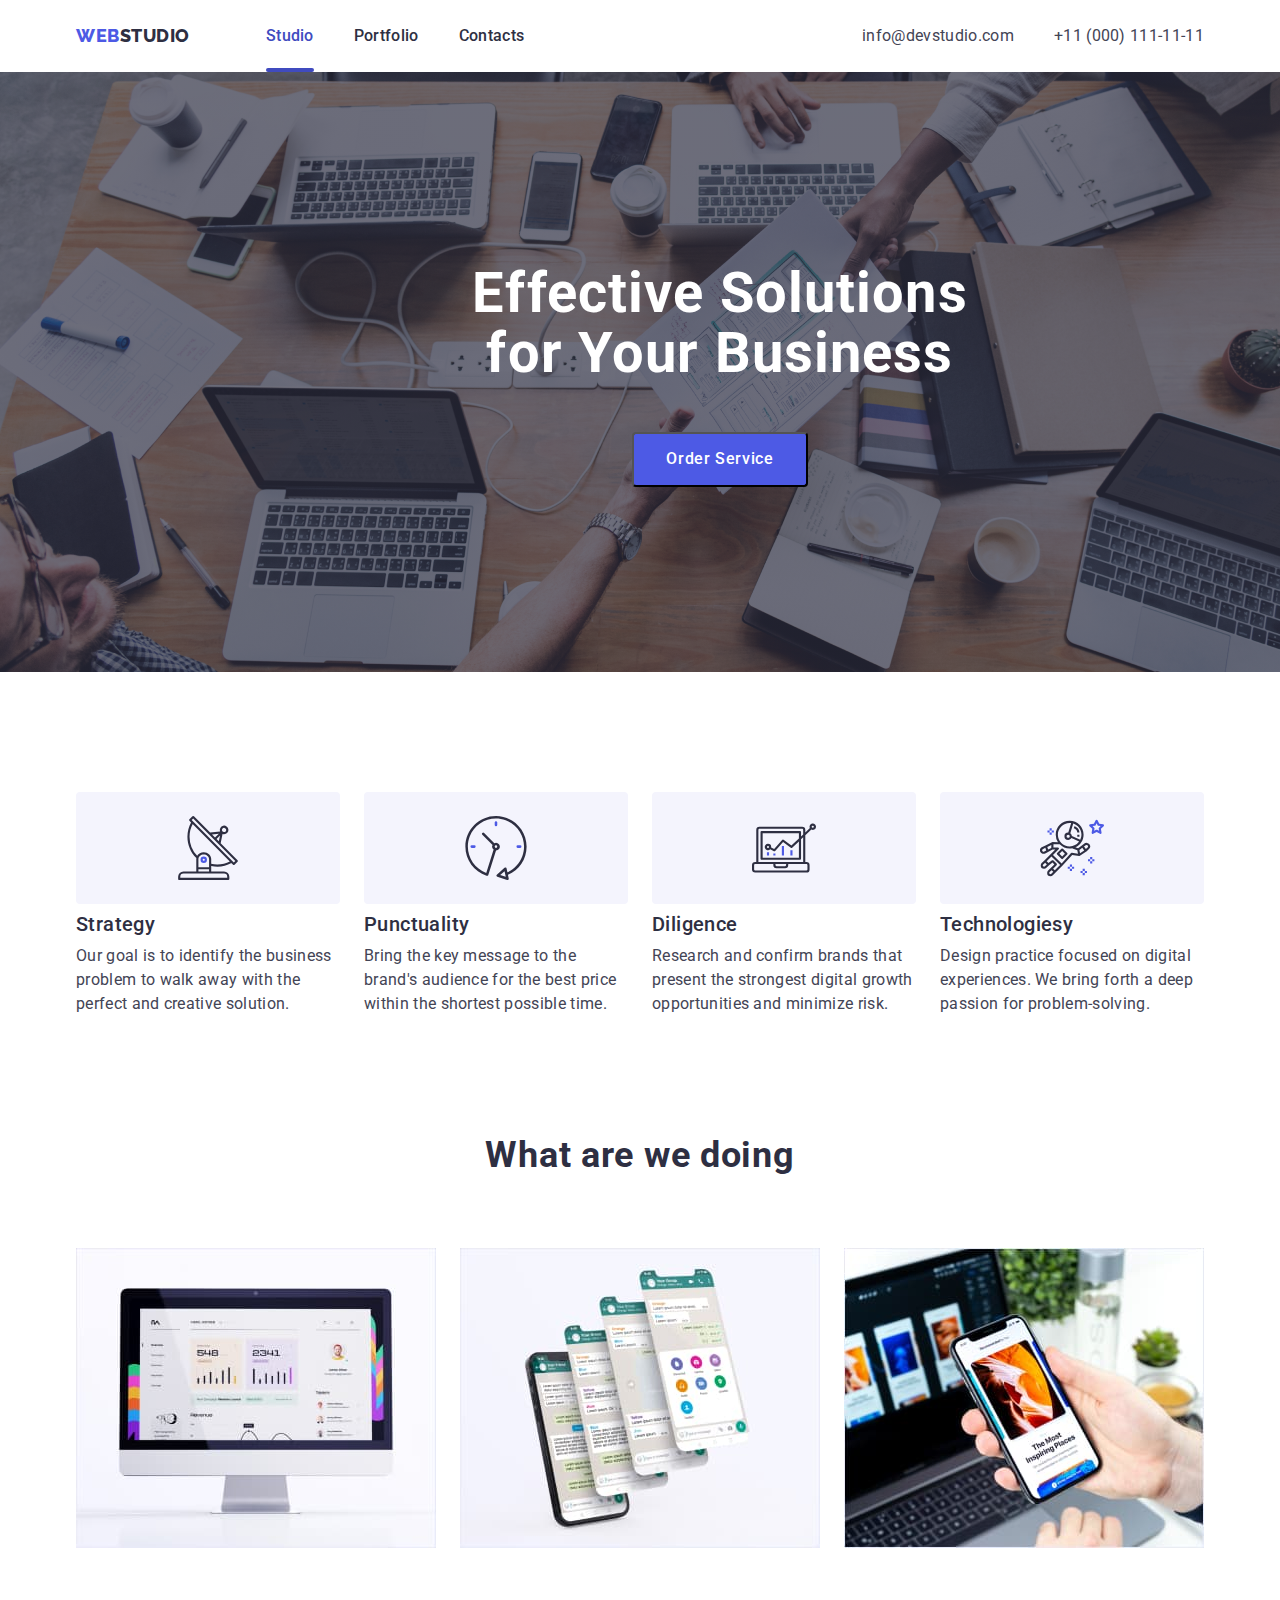
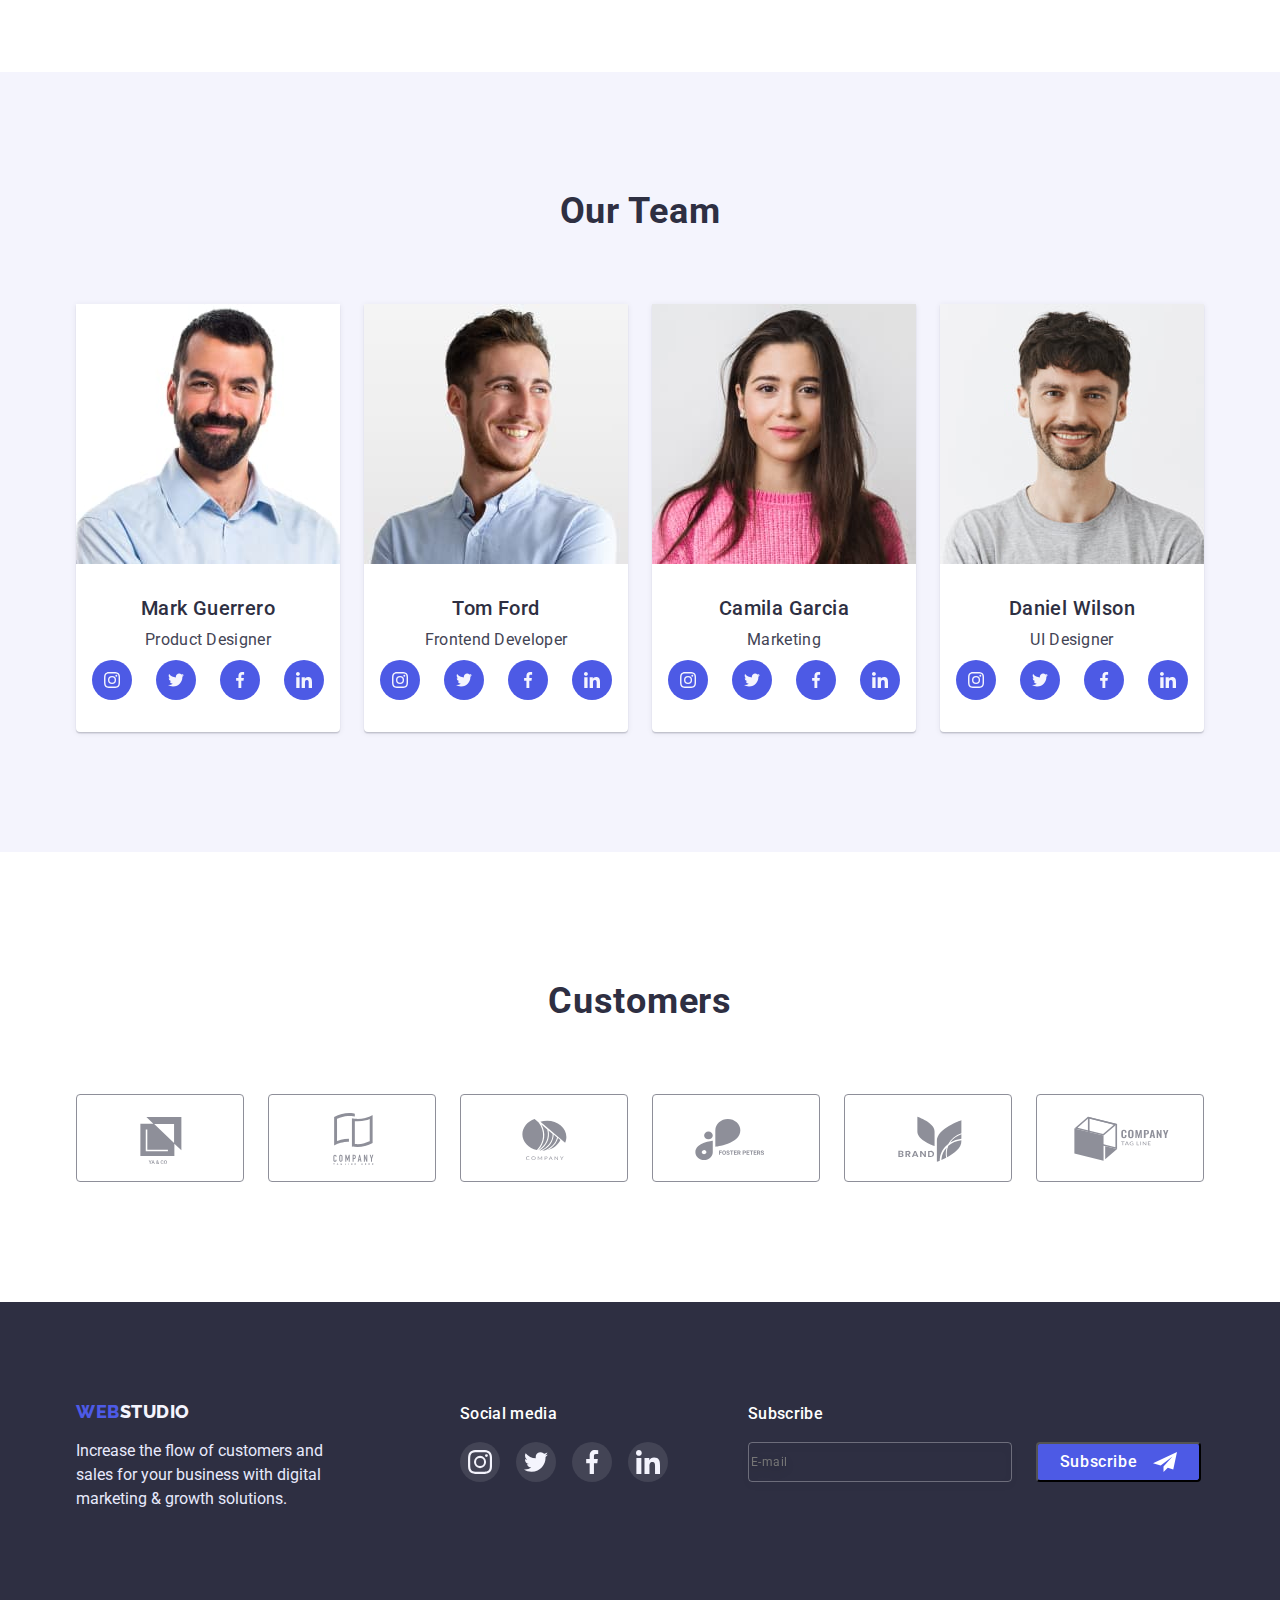
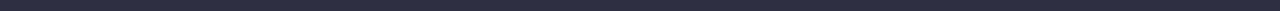
<file: index.html>
<!DOCTYPE html>
<html lang="en">
<head>
    <meta charset="UTF-8">
    <meta http-equiv="X-UA-Compatible" content="IE=edge">
    <meta name="viewport" content="width=device-width, initial-scale=1.0">
    <link rel="preconnect" href="https://fonts.googleapis.com"><link rel="preconnect" href="https://fonts.gstatic.com" crossorigin>
    <link href="https://fonts.googleapis.com/css2?family=Raleway:wght@800&family=Roboto:wght@400;500;700&display=swap" rel="stylesheet">
    <link rel="stylesheet" href="./css/modern-normolize.css">
    <link rel="stylesheet" href="./css/styles.css">
    <title>Studio</title>
</head>
<body>
     
    <header class="page-header">
<div class="container header-container">
    <nav class="navigation">
    <a href="#" class="logo link"><span class="logo-web">web</span>studio</a>

    <ul class="navigation-list">
    <li><a href="#" class="navigation-link link current">Studio</a></li>
    <li><a href="./portfolio.html" class="navigation-link link">Portfolio</a></li>
    <li><a href="./contacts.html" class="navigation-link link">Contacts</a></li>
    </ul>
    </nav>
<div class="contact-wrap">
<ul class="auth-contact">
    <li><a href="mailto:info@devstudio.com" class="auth-contact link">info@devstudio.com</a></li>
    <li><a href="tel:+11(000)111-11-11" class="auth-contact link">+11 (000) 111-11-11</a></li>
</ul>
</div>
</div>
    </header>

    <main>
<section class="hero">
    <div class="container">
        <h1 class="hero-title">Effective Solutions<br>for Your Business</h1>
        <button type="button" class="hero-button" data-modal-open>Order Service</button>
    </div>    
    <div class="backdrop is-hidden" data-modal>
        <div class="modal">
            <button class="button-close" data-modal-close>
                <a class="close-link" href="#"><svg class="modal-close" width="8" height="8"><use href="./images/icon-close1.svg#icon-close-black-18dp1"></use></svg></a>
            </button>
            <div>
                <p class="modal-text">Leave your contacts and we will call you back</p>
                <form class="form">
                
                <label for="person" class="form-label"><span class="label-text">Name</span> 
                <span class="modal-input-wrap">
                <input type="text" class="form-input" name="name">
                <svg class="subscribe-icon" width="18" height="18"><use href="./images/icons.svg#icon-person-black-18dp-1"></use></svg>
                </span>
            </label>

                <label for="tel" class="form-label"><span class="label-text">Phone</span>
                <span class="modal-input-wrap">
                <input type="tel" name="tel" class="form-input">
                <svg class="subscribe-icon" width="18" height="24"><use href="./images/icons.svg#icon-phone-black-18dp-1"></use></svg>
                </span>
            </label>
                
                <label for="post" class="form-label"><span class="label-text">Email</span>
                <span class="modal-input-wrap">
                <input type="email" class="form-input" name="mail">
                <svg class="subscribe-icon" width="18" height="24"><use href="./images/icons.svg#icon-email-black-18dp-1"></use></svg>
                </span>
            </label>
                
                <label for="comment" class="form-label-textarea"><span class="label-text">Comment</span>
                <textarea name="comment" class="form-textarea" placeholder="Text input"></textarea>
                </label>
                
                
                <input type="checkbox" class="check-input" name="check" id="check">
                <label for="check" class="check-label">
                <p class="accept">I accept the terms and conditions of the <a href="#" class="policy">Privacy Policy</a></p>
                </label>
                <button type="submit" class="modal-send">Send</button>

            </form>
        </div>
        </div>
    </div>
</section>

<section class="features">
    <div class="container">
    <ul class="features-list">
        <li class="features-items">
            <div class="features-wrap">
              <svg class="features-icon" width="64" height="64"><use href="./images/icons.svg#icon-antenna"> </use></svg>  
            </div>
            <h3 class="features-title title-name">Strategy</h3>
            <p class="features-text text">Our goal is to identify the business problem to walk away with the perfect and creative solution. </p>
        </li>
        <li class="features-items">
            <div class="features-wrap"><svg class="features-icon" width="64" height="64"><use href="./images/icons.svg#icon-clock"> </use></svg></div>
            <h3 class="features-title title-name">Punctuality</h3>
            <p class="features-text text">Bring the key message to the brand's audience for the best price within the shortest possible time. </p>
        </li>
        <li class="features-items">
            <div class="features-wrap"><svg class="features-icon" width="64" height="64"><use href="./images/icons.svg#icon-diagram"> </use></svg></div>
            <h3 class="features-title title-name">Diligence</h3>
            <p class="features-text text">Research and confirm brands that present the strongest digital growth opportunities and minimize risk. </p>
        </li>
        <li class="features-items">
            <div class="features-wrap"><svg class="features-icon" width="64" height="64"><use href="./images/icons.svg#icon-astronaut"> </use></svg></div>
            <h3 class="features-title title-name">Technologiesy</h3>
            <p class="features-text text">Design practice focused on digital experiences. We bring forth a deep passion for problem-solving. </p>
        </li>
    </ul>
    </div>
</section>

<section class="works">
    <div class="container">
    <h2 class="works-title title">What are we doing</h2>
    <ul class="works-list">
        <li class="works-item"><img src="images/RectangleOne.jpg" width="360" height="300" alt="desktop version"></li>
        <li class="works-item"><img src="images/RectangleTwo.jpg" width="360" height="300" alt="mobile version"></li>
        <li class="works-item"><img src="images/RectangleThree.jpg" width="360" height="300" alt="adaptive version"></li>
    </ul>
    </div>
</section>  

<section class="team">
    <div class="container">
    <h2 class="team-title title">Our Team</h2>
    <ul class="team-list">
        <li class="team-item">
            <img class="team-photo" src="images/imgOne.jpg" width="264" height="" alt="Mark Guerrero">
            <div class="team-wrap">
            <h3 class="team-name title-name">Mark Guerrero</h3>
            <p class="team-text text">Product Designer</p>
           
            <div class="social">
        <ul class="social-list">
            <li class="social-item"><a href="#" class="social-link"><svg class="social-icon" width="16" height="16"><use href="./images/icons.svg#icon-instagram"></use></svg></a>
                </li>   
            <li class="social-item"><a href="#" class="social-link"><svg class="social-icon" width="16" height="16"><use href="./images/icons.svg#icon-twitter"></use></svg></a>
                </li> 
            <li class="social-item"><a href="#" class="social-link"><svg class="social-icon" width="16" height="16"><use href="./images/icons.svg#icon-facebook"></use></svg></a>
                </li> 
            <li class="social-item"><a href="#" class="social-link"><svg class="social-icon" width="16" height="16"><use href="./images/icons.svg#icon-linkedin"></use></svg></a>
                </li> 
        </ul>
         </div>
        </div>    
              
        </li>
        
        <li class="team-item">
        
            <img class="team-photo" src="images/imgTwo.jpg" width="264" height="" alt="Tom Ford">
            <div class="team-wrap">
                <h3 class="team-name title-name">Tom Ford</h3>
            <p class="team-text text">Frontend Developer</p>
        
        <div class="social">
            <ul class="social-list">
            <li class="social-item"><a href="#" class="social-link"><svg class="social-icon" width="16" height="16"><use href="./images/icons.svg#icon-instagram"></use></svg></a>
                </li>   
            <li class="social-item"><a href="#" class="social-link"><svg class="social-icon" width="16" height="16"><use href="./images/icons.svg#icon-twitter"></use></svg></a>
                </li> 
            <li class="social-item"><a href="#" class="social-link"><svg class="social-icon" width="16" height="16"><use href="./images/icons.svg#icon-facebook"></use></svg></a>
                </li> 
            <li class="social-item"><a href="#" class="social-link"><svg class="social-icon" width="16" height="16"><use href="./images/icons.svg#icon-linkedin"></use></svg></a>
                </li> 
        </ul>
    </div>
    </div>    
        </li>
        <li class="team-item">
        
            <img class="team-photo" src="images/imgThree.jpg" width="264" height="" alt="Camila Garcia">
            <div class="team-wrap">
                <h3 class="team-name title-name">Camila Garcia</h3>
            <p class="team-text text">Marketing</p>
            <div class="social">
                <ul class="social-list">
                <li class="social-item"><a href="#" class="social-link"><svg class="social-icon" width="16" height="16"><use href="./images/icons.svg#icon-instagram"></use></svg></a>
                    </li>   
                <li class="social-item"><a href="#" class="social-link"><svg class="social-icon" width="16" height="16"><use href="./images/icons.svg#icon-twitter"></use></svg></a>
                    </li> 
                <li class="social-item"><a href="#" class="social-link"><svg class="social-icon" width="16" height="16"><use href="./images/icons.svg#icon-facebook"></use></svg></a>
                    </li> 
                <li class="social-item"><a href="#" class="social-link"><svg class="social-icon" width="16" height="16"><use href="./images/icons.svg#icon-linkedin"></use></svg></a>
                    </li> 
            </ul>
        </div>
        </div>
        </li>
        <li class="team-item">
        
            <img class="team-photo" src="images/imgFour.jpg" width="264" height="" alt="Daniel Wilson">
            <div class="team-wrap">
                <h3 class="team-name title-name">Daniel Wilson</h3>
            <p class="team-text text">UI Designer</p>
            <div class="social">
                <ul class="social-list">
                <li class="social-item"><a href="#" class="social-link"><svg class="social-icon" width="16" height="16"><use href="./images/icons.svg#icon-instagram"></use></svg></a>
                    </li>   
                <li class="social-item"><a href="#" class="social-link"><svg class="social-icon" width="16" height="16"><use href="./images/icons.svg#icon-twitter"></use></svg></a>
                    </li> 
                <li class="social-item"><a href="#" class="social-link"><svg class="social-icon" width="16" height="16"><use href="./images/icons.svg#icon-facebook"></use></svg></a>
                    </li> 
                <li class="social-item"><a href="#" class="social-link"><svg class="social-icon" width="16" height="16"><use href="./images/icons.svg#icon-linkedin"></use></svg></a>
                    </li> 
            </ul>
        </div>
        </div>
        </li>
    </ul>
   
</section>
<section>
    <div class="container">
        <div class="customers-wrap">
        <h2 class="customers-title title">Customers</h2>
        <ul class="customers-list">
            <li class="customers-logo"><a href="#" class="customers-link"><svg class="customer-icon" width="104" height="56"><use href="./images/icons.svg#icon-Logo"></use></svg></a>
            </li>
            <li class="customers-logo"><a href="#" class="customers-link"><svg class="customer-icon" width="104" height="56"><use href="./images/icons.svg#icon-Logo2"></use></svg></a>
            </li>
            <li class="customers-logo"><a href="#" class="customers-link"><svg class="customer-icon" width="104" height="56"><use href="./images/icons.svg#icon-Logo3"></use></svg></a>
            </li>
            <li class="customers-logo"><a href="#" class="customers-link"><svg class="customer-icon" width="104" height="56"><use href="./images/icons.svg#icon-Logo4"></use></svg></a>
            </li>
            <li class="customers-logo"><a href="#" class="customers-link"><svg class="customer-icon" width="104" height="56"><use href="./images/icons.svg#icon-Logo5"></use></svg></a>
            </li>
            <li class="customers-logo"><a href="#" class="customers-link"><svg class="customer-icon" width="104" height="56"><use href="./images/icons.svg#icon-Logo6"></use></svg></a>
            </li>
            </ul>
        </div>
</div>
</section>

    </main>

<footer class="footer">
<div class="container footer-box">
    <div class="logotype">
        <a href="#" class="footer-logo logo link"><span class="footer-web">WEB</span>STUDIO</a>
        <p class="footer-text">Increase the flow of customers and sales for your business with digital marketing & growth solutions.</p>
    </div>
    <div class="social-footer">
        <h3 class="media">Social media</h3>
    <ul class="media-list">
        <li class="media-item"><a href="#" class="media-link"><svg class="footer-icon" width="24" height="24"><use href="./images/icons.svg#icon-instagram"></use></svg></a>
        </li>   
        <li class="media-item"><a href="#" class="media-link"><svg class="footer-icon" width="24" height="24"><use href="./images/icons.svg#icon-twitter"></use></svg></a>
        </li> 
        <li class="media-item"><a href="#" class="media-link"><svg class="footer-icon" width="24" height="24"><use href="./images/icons.svg#icon-facebook"></use></svg></a>
        </li> 
        <li class="media-item"><a href="#" class="media-link"><svg class="footer-icon" width="24" height="24"><use href="./images/icons.svg#icon-linkedin"></use></svg></a>
        </li> 
       </ul>
    </div>
    <div class="subscribe">
        <p class="subscribe-text">Subscribe</p>
    <form class="footer-form">
        <input type="email" class="footer-input" placeholder="E-mail">
        <button type="submit" class="subscribe-button">Subscribe
        <svg class="Subscribe-icon" width="24" height="20"><use href="./images/icons.svg#icon-Frame-3"></use></svg>
        </button>
    </form>
    </div>
</div>
    
</footer>

<script src="./js/modal.js"></script>
</body>
</html>
</file>
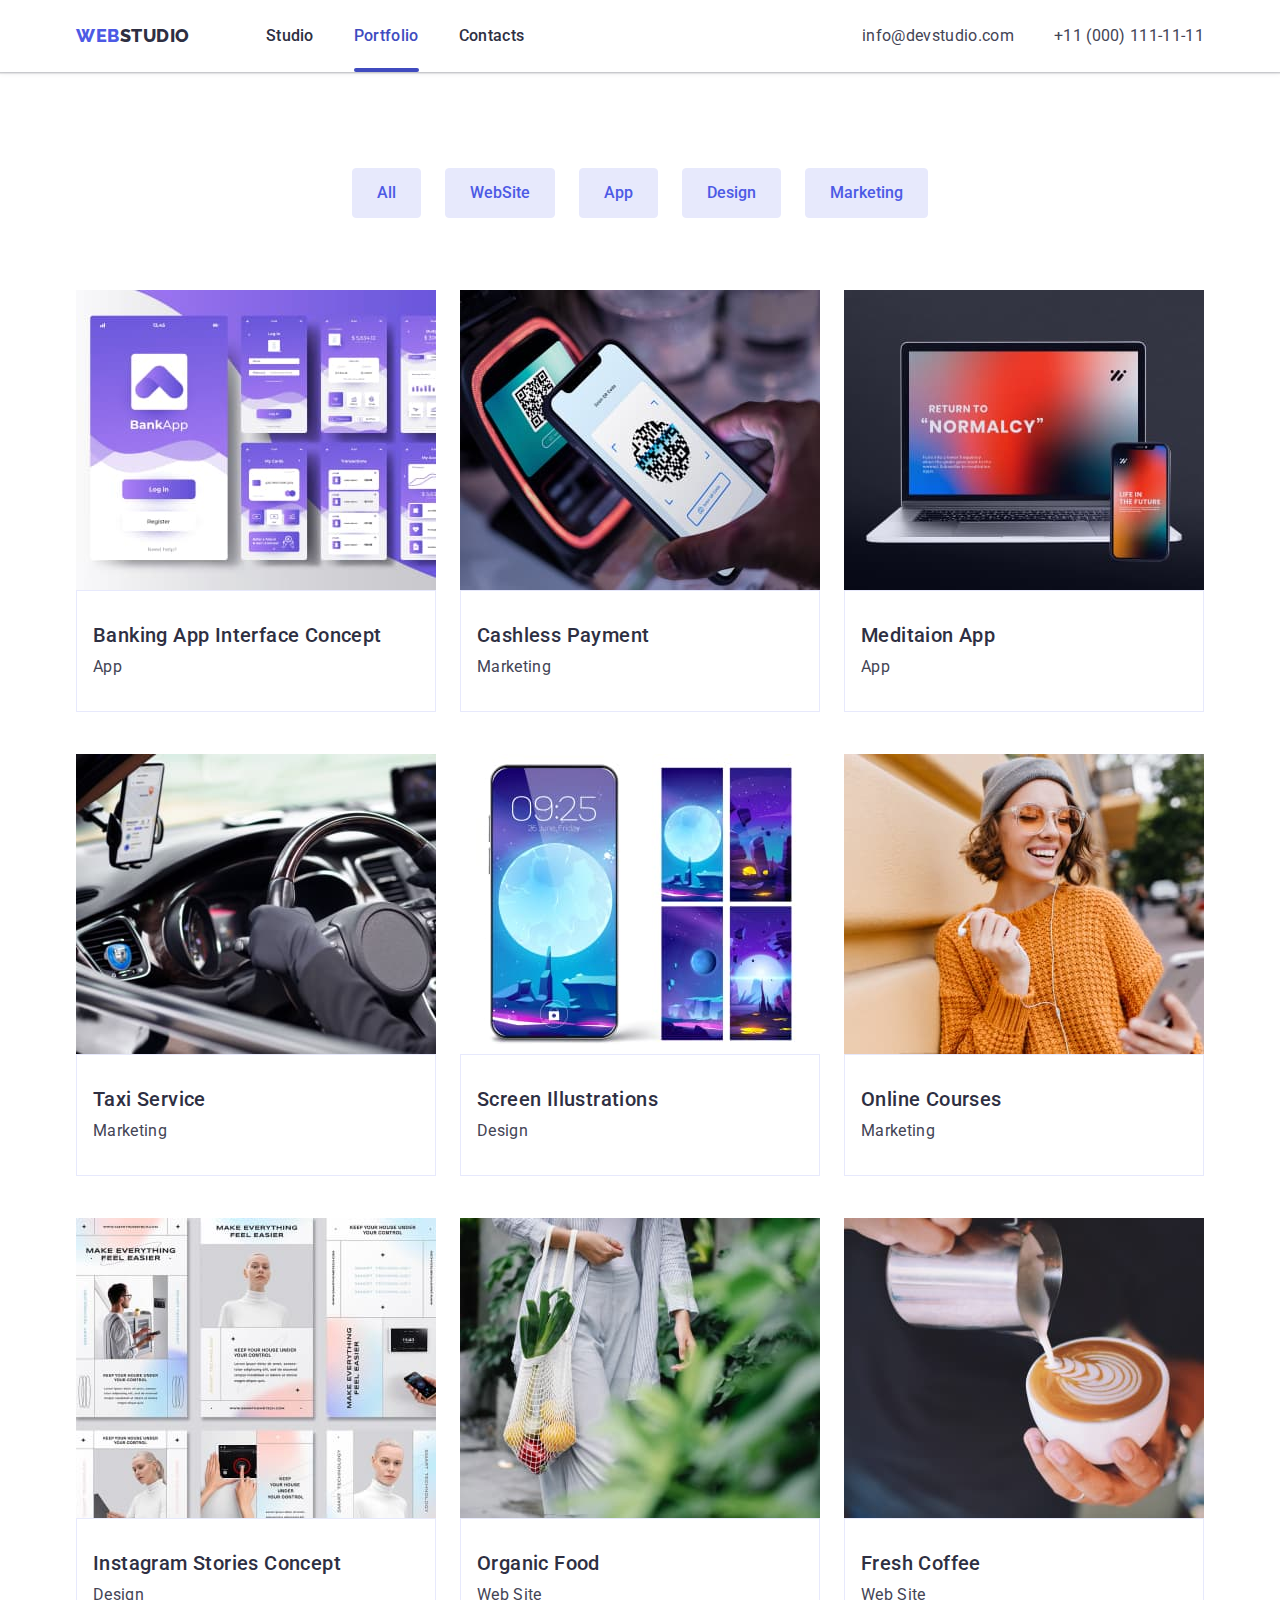
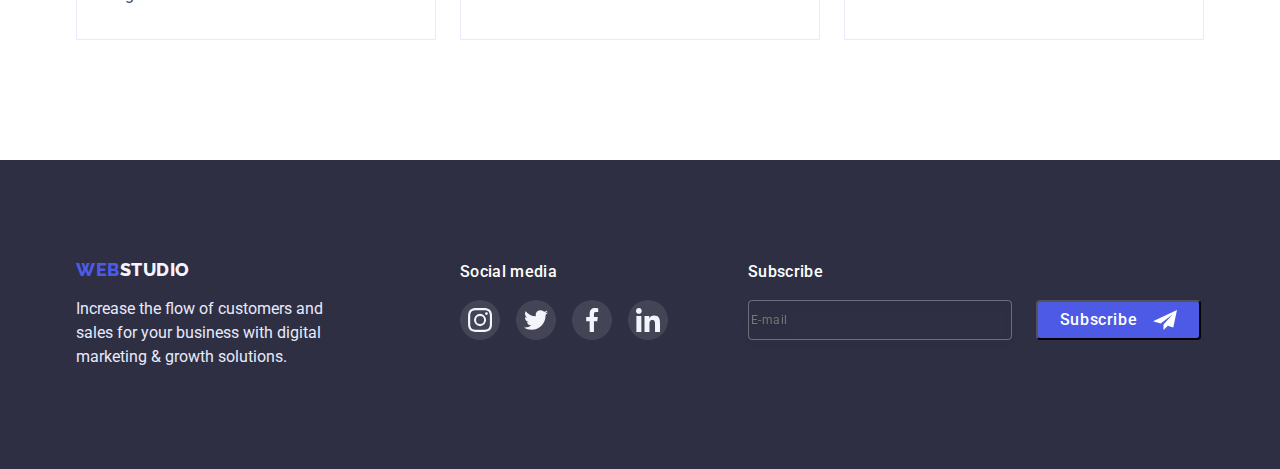
<file: portfolio.html>
<!DOCTYPE html>
<html lang="en">
<head>
    <meta charset="UTF-8">
    <meta http-equiv="X-UA-Compatible" content="IE=edge">
    <meta name="viewport" content="width=device-width, initial-scale=1.0">
    <link rel="preconnect" href="https://fonts.googleapis.com"><link rel="preconnect" href="https://fonts.gstatic.com" crossorigin>
    <link href="https://fonts.googleapis.com/css2?family=Raleway:wght@800&family=Roboto:wght@400;500;700&display=swap" rel="stylesheet">
    <link rel="stylesheet" href="./css/modern-normolize.css">
    <link rel="stylesheet" href="./css/styles.css">
    <title>Portfolio</title>
</head>
<body>
    <header class="page-header">
        <div class="container header-container">
            <nav class="navigation">
            <a href="#" class="logo link"><span class="logo-web">web</span>studio</a>
        
            <ul class="navigation-list">
            <li><a href="./index.html" class="navigation-link link">Studio</a></li>
            <li><a href="#" class="navigation-link link current">Portfolio</a></li>
            <li><a href="./contacts.html" class="navigation-link link">Contacts</a></li>
            </ul>
            </nav>
        
            <div class="contact-wrap">
                <ul class="auth-contact">
                    <li><a href="mailto:info@devstudio.com" class="auth-contact link">info@devstudio.com</a></li>
                    <li><a href="tel:+11(000)111-11-11" class="auth-contact link">+11 (000) 111-11-11</a></li>
                </ul>
                </div>
        
        </div>
            </header>

    <main>
        <section class="portfolio-page">
            <div class="container">
        <h1 class="visually-hidden">This is a filters button</h1>
<div class="filter-wrap">
        <ul class="buttons-list">
            <li><button type="button" class="buttons-filter">All</button></li>
            <li><button type="button" class="buttons-filter">WebSite</button></li>
            <li><button type="button" class="buttons-filter">App</button></li>
            <li><button type="button" class="buttons-filter">Design</button></li>
            <li><button type="button" class="buttons-filter">Marketing</button></li>
        </ul>
        </div>
        <ul class="portfolio-list">
            <li class="portfolio-item">
                
            <div class="portfolio-overlay">
                <img class="portfolio-picture" src="images/imgPortfolio1.jpg" width="360" height="" alt="Banking App Interface Concept">
            <p class="overlay">14 Stylish and User-Friendly App Design Concepts · Task Manager App · Calorie Tracker App · Exotic Fruit Ecommerce App · Cloud Storage App</p>    
            </div>
        
            <div class="portfolio-wrap">
                <h2 class="portfolio-title title-name">Banking App Interface Concept</h2>
                <p class="portfolio-action text">App</p>
            </div>
            </li>

            <li class="portfolio-item">
                <div class="portfolio-overlay">
                    <img class="portfolio-picture" src="images/imgPortfolio2.jpg" width="360" height="" alt="Cashless Payment">
                <p class="overlay">14 Stylish and User-Friendly App Design Concepts · Task Manager App · Calorie Tracker App · Exotic Fruit Ecommerce App · Cloud Storage App</p>    
                </div>
                
            <div class="portfolio-wrap">
                <h2 class="portfolio-title title-name">Cashless Payment</h2>
                <p class="portfolio-action text">Marketing</p>
            </div>
            </li>

            <li class="portfolio-item">
                <div class="portfolio-overlay">
                    <img class="portfolio-picture" src="images/imgPortfolio3.jpg" width="360" height="" alt="Meditaion App">
                <p class="overlay">14 Stylish and User-Friendly App Design Concepts · Task Manager App · Calorie Tracker App · Exotic Fruit Ecommerce App · Cloud Storage App</p>    
                </div>
                
            <div class="portfolio-wrap">
                <h2 class="portfolio-title title-name">Meditaion App</h2>
                <p class="portfolio-action text">App</p
                </div>
            </li>

            <li class="portfolio-item">
                <div class="portfolio-overlay">
                    <img class="portfolio-picture" src="images/imgPortfolio4.jpg" width="360" height="" alt="Taxi Service">
                <p class="overlay">14 Stylish and User-Friendly App Design Concepts · Task Manager App · Calorie Tracker App · Exotic Fruit Ecommerce App · Cloud Storage App</p>    
                </div>
                
            <div class="portfolio-wrap">
                <h2 class="portfolio-title title-name">Taxi Service</h2>
                <p class="portfolio-action text">Marketing</p>
            </div>
            </li>

            <li class="portfolio-item">
                <div class="portfolio-overlay">
                    <img class="portfolio-picture" src="images/imgPortfolio5.jpg" width="360" height="" alt="Screen Illustrations">
                <p class="overlay">14 Stylish and User-Friendly App Design Concepts · Task Manager App · Calorie Tracker App · Exotic Fruit Ecommerce App · Cloud Storage App</p>    
                </div>
                
            <div class="portfolio-wrap">
                <h2 class="portfolio-title title-name">Screen Illustrations</h2>
                <p class="portfolio-action text">Design</p>
            </div>
            </li>

            <li class="portfolio-item">
                <div class="portfolio-overlay">
                    <img class="portfolio-picture" src="images/imgPortfolio6.jpg" width="360" height="" alt="Online Courses">
                <p class="overlay">14 Stylish and User-Friendly App Design Concepts · Task Manager App · Calorie Tracker App · Exotic Fruit Ecommerce App · Cloud Storage App</p>    
                </div>
                
            <div class="portfolio-wrap">
                <h2 class="portfolio-title title-name">Online Courses</h2>
                <p class="portfolio-action text">Marketing</p>
            </div>
            </li>

            <li class="portfolio-item">
                <div class="portfolio-overlay">
                    <img class="portfolio-picture" src="images/imgPortfolio7.jpg" width="360" height="" alt="Instagram Stories Concept">
                <p class="overlay">14 Stylish and User-Friendly App Design Concepts · Task Manager App · Calorie Tracker App · Exotic Fruit Ecommerce App · Cloud Storage App</p>    
                </div>
                
            <div class="portfolio-wrap">
                <h2 class="portfolio-title title-name">Instagram Stories Concept</h2>
                <p class="portfolio-action text">Design</p>
            </div>
            </li>

            <li class="portfolio-item">
                <div class="portfolio-overlay">
                    <img class="portfolio-picture" src="images/imgPortfolio8.jpg" width="360" height="" alt="Organic Food">
                <p class="overlay">14 Stylish and User-Friendly App Design Concepts · Task Manager App · Calorie Tracker App · Exotic Fruit Ecommerce App · Cloud Storage App</p>    
                </div>
                
            <div class="portfolio-wrap">
                <h2 class="portfolio-title title-name">Organic Food</h2>
                <p class="portfolio-action text">Web Site</p>
            </div>
            </li>

            <li class="portfolio-item">
                <div class="portfolio-overlay">
                    <img class="portfolio-picture" src="images/imgPortfolio9.jpg" width="360" height="" alt="Fresh Coffee">
                <p class="overlay">14 Stylish and User-Friendly App Design Concepts · Task Manager App · Calorie Tracker App · Exotic Fruit Ecommerce App · Cloud Storage App</p>    
                </div>
                
            <div class="portfolio-wrap">
                <h2 class="portfolio-title title-name">Fresh Coffee</h2>
                <p class="portfolio-action text">Web Site</p>
            </div>
            </li>
        </ul>
    </div>
        </div>
      </section>
    </main>

<footer class="footer">
        <div class="container footer-box">
            <div class="logotype">
                <a href="#" class="footer-logo logo link"><span class="footer-web">WEB</span>STUDIO</a>
                <p class="footer-text">Increase the flow of customers and sales for your business with digital marketing & growth solutions.</p>
            </div>
            <div class="social-footer">
                <h3 class="media">Social media</h3>
            <ul class="media-list">
                <li class="media-item"><a href="#" class="media-link"><svg class="footer-icon" width="24" height="24"><use href="./images/icons.svg#icon-instagram"></use></svg></a>
                </li>   
                <li class="media-item"><a href="#" class="media-link"><svg class="footer-icon" width="24" height="24"><use href="./images/icons.svg#icon-twitter"></use></svg></a>
                </li> 
                <li class="media-item"><a href="#" class="media-link"><svg class="footer-icon" width="24" height="24"><use href="./images/icons.svg#icon-facebook"></use></svg></a>
                </li> 
                <li class="media-item"><a href="#" class="media-link"><svg class="footer-icon" width="24" height="24"><use href="./images/icons.svg#icon-linkedin"></use></svg></a>
                </li> 
               </ul>
            </div>
            <div class="subscribe">
                <p class="subscribe-text">Subscribe</p>
            <form class="footer-form">
                <input type="email" class="footer-input" placeholder="E-mail">
                <button type="submit" class="subscribe-button">Subscribe
                <svg class="Subscribe-icon" width="24" height="20"><use href="./images/icons.svg#icon-Frame-3"></use></svg>
                </button>
            </form>
</div>

</div>
    
</footer>

    
</body>
</html>
</file>
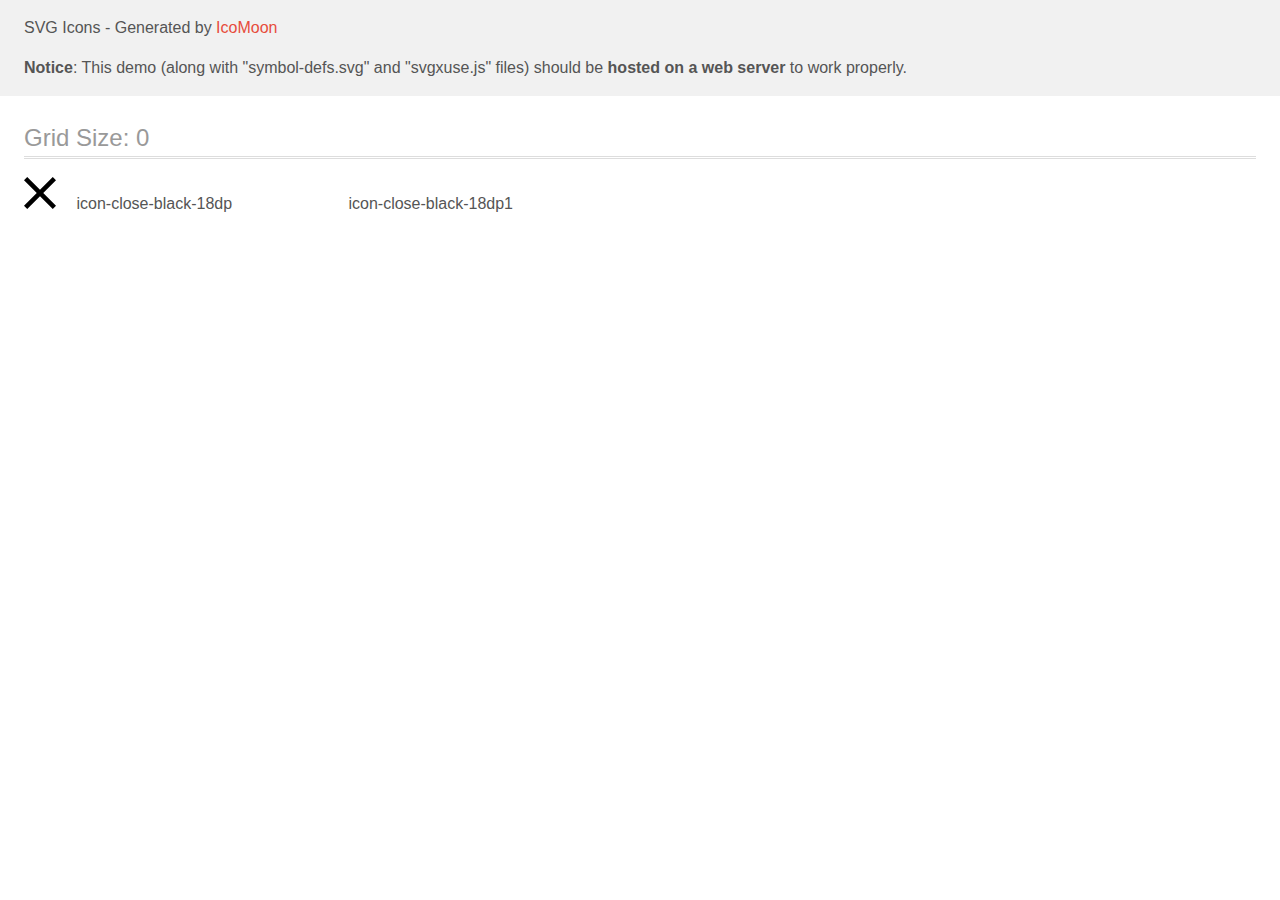
<file: images/icons (1)/demo-external-svg.html>
<!doctype html>
<html>
<head>
    <title>IcoMoon - SVG Icons</title>
    <meta charset="utf-8">
    <meta name="viewport" content="width=device-width, initial-scale=1">
    <link rel="stylesheet" href="demo-files/demo.css">
    <link rel="stylesheet" href="style.css">
</head>
<body>
<header class="bgc1 clearfix">
<div class="mhl">
    <p>SVG Icons - Generated by <a href="https://icomoon.io/app">IcoMoon</a></p><p><strong>Notice</strong>: This demo (along with "symbol-defs.svg" and "svgxuse.js" files) should be <b>hosted on a web server</b> to work properly.</p>
</div>
</header>
    <div class="clearfix mhl ptl">
        <h1 class="mvm mtn fgc1">Grid Size: 0</h1>
        <div class="glyph fs1">
            <div class="clearfix pbs">
                <svg class="icon icon-close-black-18dp"><use xlink:href="symbol-defs.svg#icon-close-black-18dp"></use></svg><span class="name"> icon-close-black-18dp</span>
            </div>
        </div>
        <div class="glyph fs1">
            <div class="clearfix pbs">
                <svg class="icon icon-close-black-18dp1"><use xlink:href="symbol-defs.svg#icon-close-black-18dp1"></use></svg><span class="name"> icon-close-black-18dp1</span>
            </div>
        </div>
  </div>
<script defer src="svgxuse.js"></script>
</body>
</html>
</file>
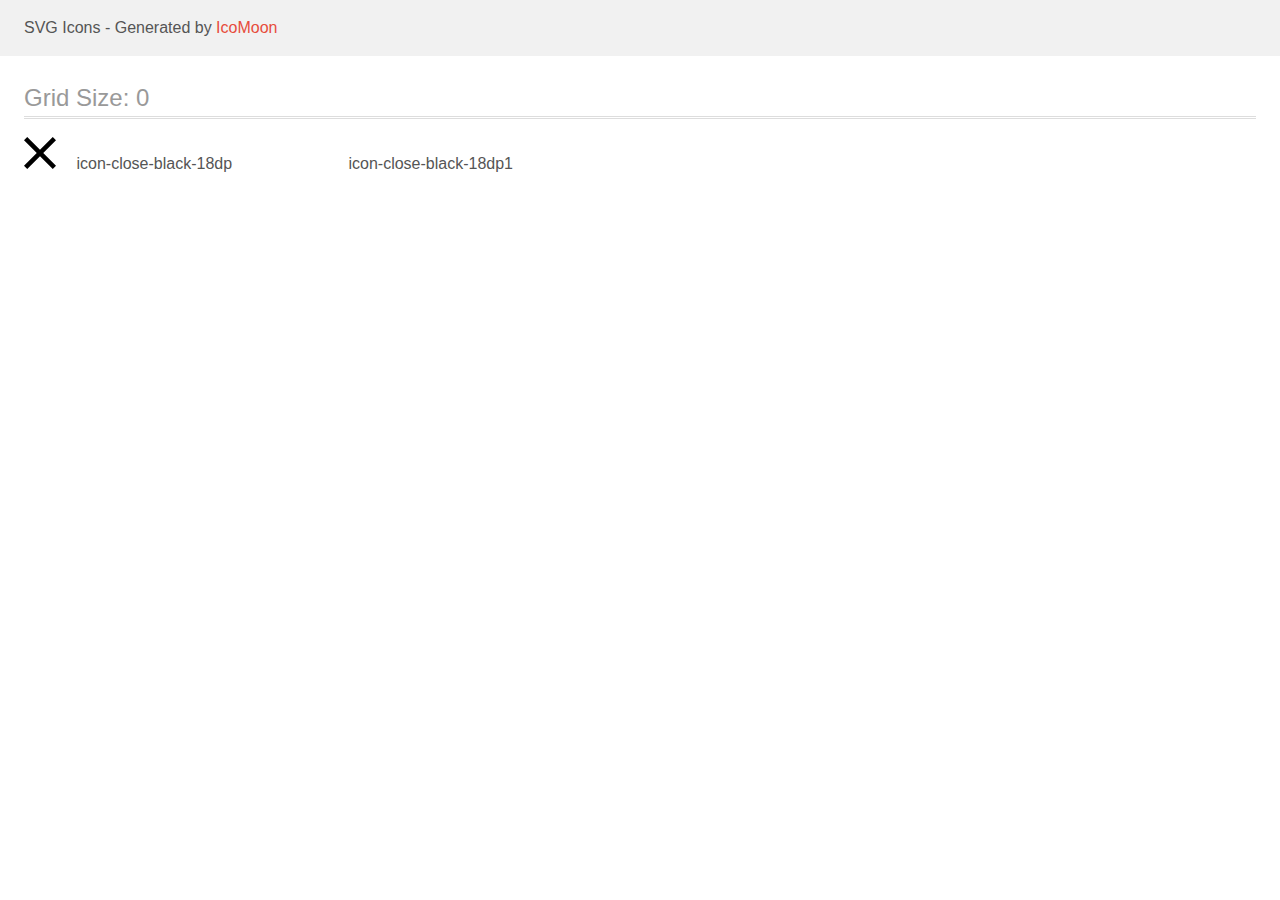
<file: images/icons (1)/demo.html>
<!doctype html>
<html>
<head>
    <title>IcoMoon - SVG Icons</title>
    <meta charset="utf-8">
    <meta name="viewport" content="width=device-width, initial-scale=1">
    <link rel="stylesheet" href="demo-files/demo.css">
    <link rel="stylesheet" href="style.css">
</head>
<body>
<svg aria-hidden="true" style="position: absolute; width: 0; height: 0; overflow: hidden;" version="1.1" xmlns="http://www.w3.org/2000/svg" xmlns:xlink="http://www.w3.org/1999/xlink">
<defs>
<symbol id="icon-close-black-18dp" viewBox="0 0 32 32">
<path d="M32 3.224l-3.224-3.224-12.776 12.776-12.776-12.776-3.224 3.224 12.776 12.776-12.776 12.776 3.224 3.224 12.776-12.776 12.776 12.776 3.224-3.224-12.776-12.776 12.776-12.776z"></path>
</symbol>
<symbol id="icon-close-black-18dp1" viewBox="0 0 32 32">
<path fill="#fff" style="fill: var(--color1, #fff)" d="M32 3.224l-3.224-3.224-12.776 12.776-12.776-12.776-3.224 3.224 12.776 12.776-12.776 12.776 3.224 3.224 12.776-12.776 12.776 12.776 3.224-3.224-12.776-12.776 12.776-12.776z"></path>
</symbol>
</defs>
</svg>

<header class="bgc1 clearfix">
<div class="mhl">
    <p>SVG Icons - Generated by <a href="https://icomoon.io/app">IcoMoon</a></p>
</div>
</header>
    <div class="clearfix mhl ptl">
        <h1 class="mvm mtn fgc1">Grid Size: 0</h1>
        <div class="glyph fs1">
            <div class="clearfix pbs">
                <svg class="icon icon-close-black-18dp"><use xlink:href="#icon-close-black-18dp"></use></svg><span class="name"> icon-close-black-18dp</span>
            </div>
        </div>
        <div class="glyph fs1">
            <div class="clearfix pbs">
                <svg class="icon icon-close-black-18dp1"><use xlink:href="#icon-close-black-18dp1"></use></svg><span class="name"> icon-close-black-18dp1</span>
            </div>
        </div>
  </div>
<script defer src="svgxuse.js"></script>
</body>
</html>
</file>
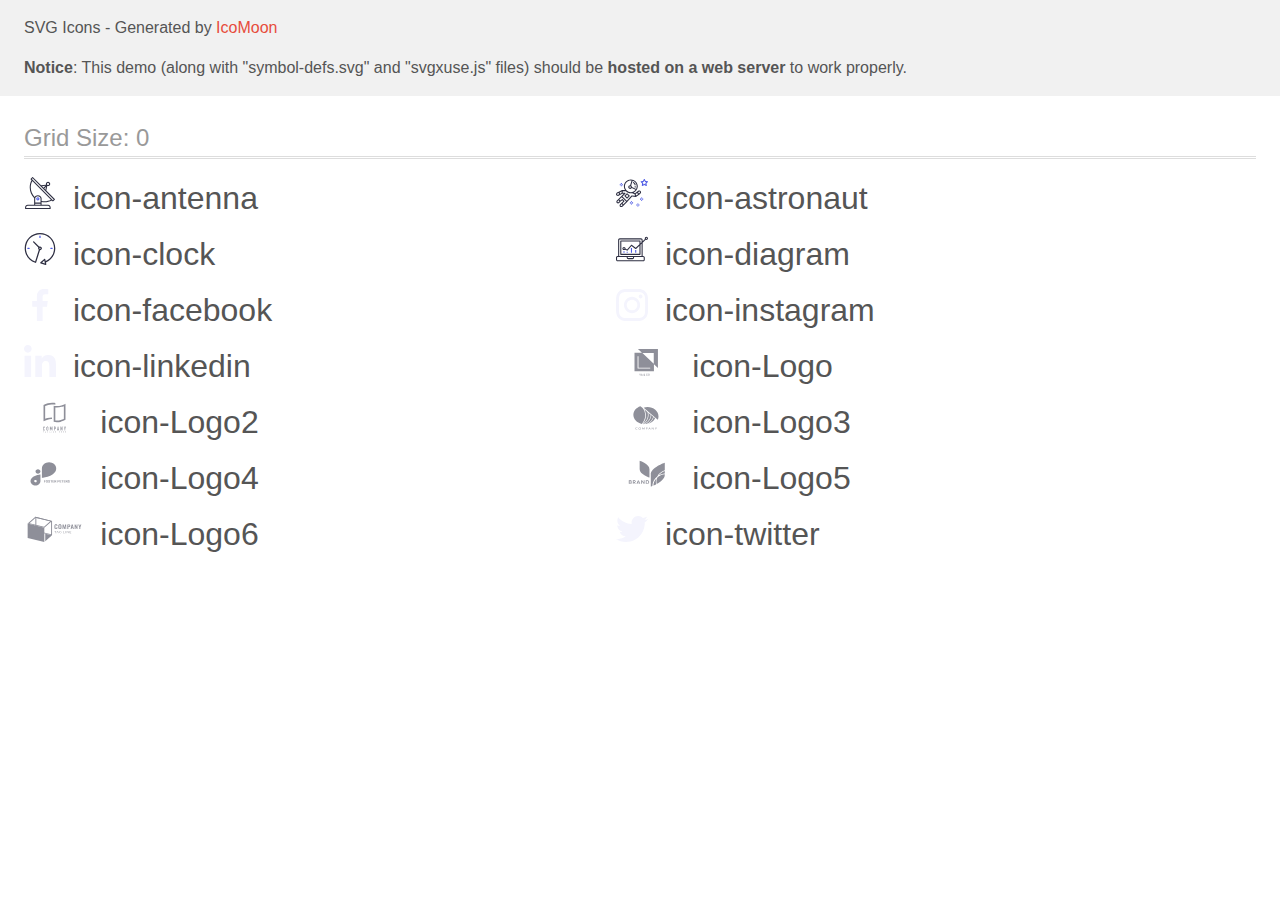
<file: images/icons/demo-external-svg.html>
<!doctype html>
<html>
<head>
    <title>IcoMoon - SVG Icons</title>
    <meta charset="utf-8">
    <meta name="viewport" content="width=device-width, initial-scale=1">
    <link rel="stylesheet" href="demo-files/demo.css">
    <link rel="stylesheet" href="style.css">
</head>
<body>
<header class="bgc1 clearfix">
<div class="mhl">
    <p>SVG Icons - Generated by <a href="https://icomoon.io/app">IcoMoon</a></p><p><strong>Notice</strong>: This demo (along with "symbol-defs.svg" and "svgxuse.js" files) should be <b>hosted on a web server</b> to work properly.</p>
</div>
</header>
    <div class="clearfix mhl ptl">
        <h1 class="mvm mtn fgc1">Grid Size: 0</h1>
        <div class="glyph fs1">
            <div class="clearfix pbs">
                <svg class="icon icon-antenna"><use xlink:href="symbol-defs.svg#icon-antenna"></use></svg><span class="name"> icon-antenna</span>
            </div>
        </div>
        <div class="glyph fs1">
            <div class="clearfix pbs">
                <svg class="icon icon-astronaut"><use xlink:href="symbol-defs.svg#icon-astronaut"></use></svg><span class="name"> icon-astronaut</span>
            </div>
        </div>
        <div class="glyph fs1">
            <div class="clearfix pbs">
                <svg class="icon icon-clock"><use xlink:href="symbol-defs.svg#icon-clock"></use></svg><span class="name"> icon-clock</span>
            </div>
        </div>
        <div class="glyph fs1">
            <div class="clearfix pbs">
                <svg class="icon icon-diagram"><use xlink:href="symbol-defs.svg#icon-diagram"></use></svg><span class="name"> icon-diagram</span>
            </div>
        </div>
        <div class="glyph fs1">
            <div class="clearfix pbs">
                <svg class="icon icon-facebook"><use xlink:href="symbol-defs.svg#icon-facebook"></use></svg><span class="name"> icon-facebook</span>
            </div>
        </div>
        <div class="glyph fs1">
            <div class="clearfix pbs">
                <svg class="icon icon-instagram"><use xlink:href="symbol-defs.svg#icon-instagram"></use></svg><span class="name"> icon-instagram</span>
            </div>
        </div>
        <div class="glyph fs1">
            <div class="clearfix pbs">
                <svg class="icon icon-linkedin"><use xlink:href="symbol-defs.svg#icon-linkedin"></use></svg><span class="name"> icon-linkedin</span>
            </div>
        </div>
        <div class="glyph fs1">
            <div class="clearfix pbs">
                <svg class="icon icon-Logo"><use xlink:href="symbol-defs.svg#icon-Logo"></use></svg><span class="name"> icon-Logo</span>
            </div>
        </div>
        <div class="glyph fs1">
            <div class="clearfix pbs">
                <svg class="icon icon-Logo2"><use xlink:href="symbol-defs.svg#icon-Logo2"></use></svg><span class="name"> icon-Logo2</span>
            </div>
        </div>
        <div class="glyph fs1">
            <div class="clearfix pbs">
                <svg class="icon icon-Logo3"><use xlink:href="symbol-defs.svg#icon-Logo3"></use></svg><span class="name"> icon-Logo3</span>
            </div>
        </div>
        <div class="glyph fs1">
            <div class="clearfix pbs">
                <svg class="icon icon-Logo4"><use xlink:href="symbol-defs.svg#icon-Logo4"></use></svg><span class="name"> icon-Logo4</span>
            </div>
        </div>
        <div class="glyph fs1">
            <div class="clearfix pbs">
                <svg class="icon icon-Logo5"><use xlink:href="symbol-defs.svg#icon-Logo5"></use></svg><span class="name"> icon-Logo5</span>
            </div>
        </div>
        <div class="glyph fs1">
            <div class="clearfix pbs">
                <svg class="icon icon-Logo6"><use xlink:href="symbol-defs.svg#icon-Logo6"></use></svg><span class="name"> icon-Logo6</span>
            </div>
        </div>
        <div class="glyph fs1">
            <div class="clearfix pbs">
                <svg class="icon icon-twitter"><use xlink:href="symbol-defs.svg#icon-twitter"></use></svg><span class="name"> icon-twitter</span>
            </div>
        </div>
  </div>
<script defer src="svgxuse.js"></script>
</body>
</html>
</file>
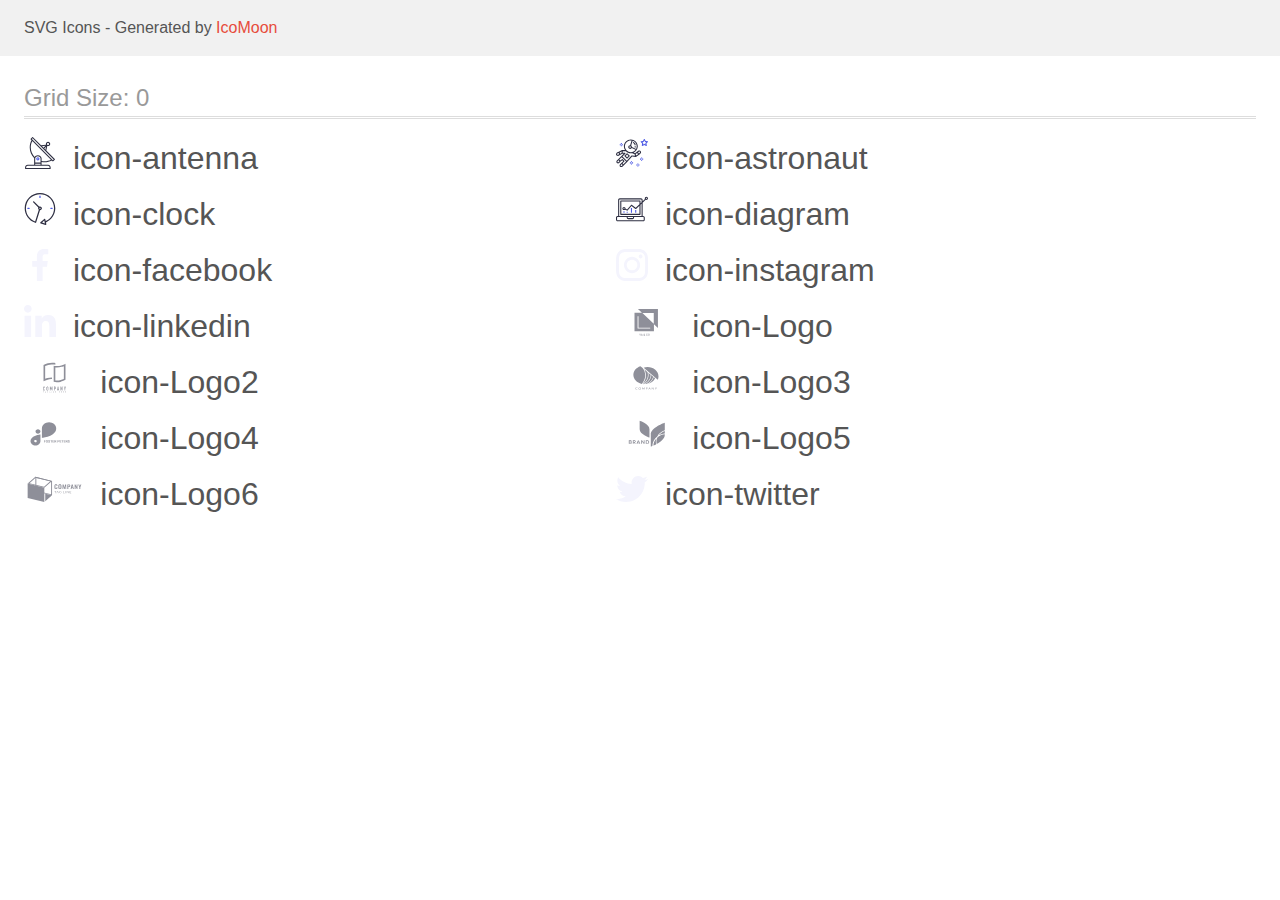
<file: images/icons/demo.html>
<!doctype html>
<html>
<head>
    <title>IcoMoon - SVG Icons</title>
    <meta charset="utf-8">
    <meta name="viewport" content="width=device-width, initial-scale=1">
    <link rel="stylesheet" href="demo-files/demo.css">
    <link rel="stylesheet" href="style.css">
</head>
<body>
<svg aria-hidden="true" style="position: absolute; width: 0; height: 0; overflow: hidden;" version="1.1" xmlns="http://www.w3.org/2000/svg" xmlns:xlink="http://www.w3.org/1999/xlink">
<defs>
<symbol id="icon-antenna" viewBox="0 0 32 32">
<path fill="#2e2f42" style="fill: var(--color1, #2e2f42)" d="M30.773 22.098l-8.443-8.505 0.937-4.615c0.242 0.094 0.499 0.143 0.759 0.145h0.006c0.008 0 0.017 0 0.026 0 1.192 0 2.159-0.967 2.159-2.159s-0.967-2.159-2.159-2.159c-1.192 0-2.159 0.967-2.159 2.159 0 0.26 0.046 0.508 0.13 0.739l-0.005-0.015-4.96 0.605-8.091-8.133c-0.096-0.098-0.229-0.159-0.376-0.16h-0c-0.14 0.001-0.274 0.057-0.373 0.155l-1.513 1.504c-0.097 0.097-0.156 0.23-0.156 0.377s0.060 0.281 0.156 0.377v0l0.814 0.825c-1.143 2.062-1.816 4.522-1.816 7.139 0 4.106 1.656 7.825 4.336 10.526l-0.001-0.001c0.042 0.041 0.091 0.073 0.146 0.098-0.032 0.164-0.051 0.353-0.052 0.546v6.188h-6.4c-1.472 0.001-2.666 1.194-2.667 2.666v1.067c0 0.295 0.239 0.533 0.534 0.533h24.534c0.294 0 0.534-0.239 0.534-0.534v-1.067c-0.002-1.472-1.195-2.665-2.667-2.666h-6.4v-2.742c1.003 0.21 2.024 0.317 3.049 0.32 2.58-0.003 5.005-0.663 7.117-1.822l-0.077 0.039 0.819 0.823c0.099 0.101 0.235 0.159 0.377 0.16 0.14-0.001 0.274-0.056 0.373-0.155l1.512-1.505c0.096-0.097 0.156-0.23 0.156-0.377s-0.060-0.28-0.156-0.377v0zM23.28 6.233c0.193-0.192 0.458-0.31 0.752-0.31 0.589 0 1.067 0.478 1.067 1.066s-0.477 1.066-1.067 1.066c-0 0-0 0-0 0h-0.003c-0.587-0.003-1.061-0.479-1.061-1.066 0-0.296 0.12-0.563 0.315-0.756l0-0h-0.002zM22.024 9.738l-0.599 2.945-1.175-1.182 1.774-1.764zM21.419 8.836l-1.92 1.909-1.485-1.493 3.405-0.415zM24.004 28.8c0.884 0 1.6 0.716 1.6 1.6v0 0.534h-23.466v-0.534c0-0.884 0.716-1.6 1.6-1.6h20.267zM16.538 26.666v1.067h-5.334v-1.067h5.334zM11.204 25.6v-4.053c0-1.294 1.197-2.346 2.666-2.346s2.667 1.053 2.667 2.346v4.053h-5.334zM17.604 23.904v-2.357c0-1.882-1.675-3.413-3.733-3.413-0.018-0-0.038-0-0.059-0-1.353 0-2.54 0.707-3.213 1.771l-0.009 0.016c-2.36-2.482-3.811-5.846-3.811-9.549 0-2.314 0.567-4.496 1.569-6.414l-0.036 0.077 18.602 18.709c-1.823 0.947-3.98 1.502-6.266 1.502-1.079 0-2.128-0.124-3.136-0.357l0.093 0.018zM28.893 23.221l-21.057-21.18 0.755-0.752 7.935 7.98c0.003 0 0.006 0.007 0.009 0.009l13.114 13.191-0.757 0.752z"></path>
<path fill="#4d5ae5" style="fill: var(--color2, #4d5ae5)" d="M13.876 20.267h-0.005c-0.001 0-0.002 0-0.002 0-0.884 0-1.6 0.716-1.6 1.6s0.715 1.599 1.597 1.6h0.005c0.001 0 0.002 0 0.002 0 0.884 0 1.6-0.716 1.6-1.6s-0.715-1.599-1.597-1.6h-0zM14.249 22.245c-0.096 0.096-0.229 0.155-0.376 0.155-0.295 0-0.534-0.239-0.534-0.534 0-0.001 0-0.001 0-0.002v0c0.002-0.292 0.238-0.529 0.53-0.53h0c0.293 0.002 0.531 0.24 0.531 0.534 0 0.148-0.060 0.281-0.157 0.378l-0 0h0.005z"></path>
</symbol>
<symbol id="icon-astronaut" viewBox="0 0 32 32">
<path fill="#4d5ae5" style="fill: var(--color2, #4d5ae5)" d="M31.974 4.524c-0.064-0.191-0.227-0.332-0.427-0.362l-0.003-0-1.911-0.278-0.855-1.731c-0.179-0.365-0.776-0.365-0.956 0l-0.855 1.731-1.91 0.278c-0.26 0.039-0.457 0.26-0.457 0.528 0 0.149 0.061 0.285 0.161 0.381l1.383 1.348-0.326 1.903c-0.034 0.2 0.048 0.402 0.212 0.521 0.166 0.12 0.383 0.136 0.562 0.040l1.709-0.899 1.709 0.899c0.072 0.038 0.157 0.061 0.247 0.061 0.295 0 0.534-0.239 0.534-0.534 0-0.031-0.003-0.062-0.008-0.092l0 0.003-0.326-1.903 1.383-1.348c0.099-0.097 0.161-0.233 0.161-0.382 0-0.059-0.009-0.115-0.027-0.168l0.001 0.004zM29.511 5.851c-0.125 0.122-0.183 0.299-0.153 0.472l0.191 1.114-1-0.526c-0.072-0.039-0.158-0.062-0.248-0.062s-0.177 0.023-0.251 0.063l0.003-0.001-1 0.526 0.191-1.114c0.005-0.027 0.008-0.058 0.008-0.090 0-0.15-0.061-0.285-0.161-0.382l-0.81-0.79 1.119-0.162c0.174-0.025 0.323-0.135 0.401-0.292l0.5-1.013 0.501 1.013c0.078 0.157 0.228 0.267 0.402 0.292l1.119 0.162-0.809 0.79zM26.134 20.522h-1.067v1.067h1.067v-1.067zM26.134 22.655h-1.067v1.067h1.067v-1.067z"></path>
<path fill="#4d5ae5" style="fill: var(--color2, #4d5ae5)" d="M27.2 21.589h-1.067v1.067h1.067v-1.067zM25.067 21.589h-1.067v1.067h1.067v-1.067zM22.4 26.389h-1.067v1.067h1.067v-1.067zM22.4 28.523h-1.067v1.067h1.067v-1.067zM23.467 27.456h-1.067v1.067h1.067v-1.067z"></path>
<path fill="#4d5ae5" style="fill: var(--color2, #4d5ae5)" d="M21.334 27.456h-1.067v1.067h1.067v-1.067zM16 24.256h-1.066v1.067h1.066v-1.067zM16 26.389h-1.066v1.067h1.066v-1.067zM17.067 25.323h-1.067v1.067h1.067v-1.067zM14.934 25.323h-1.067v1.067h1.067v-1.067zM5.867 6.122h-1.066v1.066h1.066v-1.066zM5.867 8.255h-1.066v1.067h1.066v-1.066zM6.933 7.189h-1.066v1.067h1.066v-1.067zM4.8 7.189h-1.067v1.067h1.067v-1.067z"></path>
<path fill="#2e2f42" style="fill: var(--color1, #2e2f42)" d="M24.715 14.159c-0.28-0.377-0.699-0.636-1.179-0.704l-0.009-0.001c-0.076-0.012-0.164-0.018-0.254-0.018-0.411 0-0.789 0.139-1.090 0.374l0.004-0.003-1.252 0.96-1.898 1.417-1.358-0.541c2.421-1.086 4.114-3.508 4.114-6.32 0-3.823-3.122-6.933-6.961-6.933s-6.962 3.11-6.962 6.933c0 1.386 0.414 2.674 1.12 3.758l-2.769-0.024c-0.008 0-0.015 0.005-0.024 0.005-0.053 0.002-0.104 0.012-0.155 0.030-0.013 0.005-0.026 0.008-0.038 0.014-0.006 0.002-0.013 0.003-0.019 0.007l-3.234 1.597-1.893 0.911c-0.024 0.011-0.045 0.023-0.064 0.036l0.001-0.001c-0.482 0.324-0.794 0.866-0.794 1.482 0 0.297 0.073 0.576 0.201 0.822l-0.005-0.010c0.22 0.429 0.595 0.745 1.056 0.89 0.161 0.053 0.345 0.083 0.537 0.083 0.308 0 0.598-0.078 0.851-0.216l-0.009 0.005 1.388-0.738 2.264-1.169 1.357-0.008-5.442 5.415c0 0.001-0.001 0.001-0.002 0.002l-1.339 1.333c-0.303 0.299-0.49 0.714-0.49 1.173 0 0.002 0 0.003 0 0.005v-0c0 0.445 0.173 0.863 0.49 1.178 0.325 0.323 0.752 0.485 1.179 0.485s0.855-0.162 1.18-0.485l1.314-1.308 1.74-1.3 0.901 0.897-3.102 3.088c-0.303 0.299-0.49 0.714-0.49 1.173 0 0.002 0 0.003 0 0.005v-0c0 0.445 0.174 0.863 0.49 1.179 0.325 0.323 0.752 0.485 1.18 0.485s0.855-0.162 1.18-0.485l3.482-3.466c0-0.001 0-0.002 0.001-0.002l1.010-1-0.004-0.003c0.007-0.006 0.015-0.009 0.022-0.015l5.166-5.658 3.471 0.494c0.020 0.003 0.044 0.004 0.068 0.004 0.070 0 0.137-0.014 0.198-0.039l-0.004 0.001c0.017-0.006 0.033-0.015 0.050-0.023 0.019-0.009 0.039-0.015 0.057-0.027l3.213-2.134c0.012-0.008 0.018-0.020 0.029-0.029 0.012-0.010 0.029-0.014 0.040-0.025l1.272-1.192c0.347-0.326 0.564-0.787 0.564-1.299 0-0.4-0.132-0.77-0.355-1.067l0.003 0.005zM2.13 17.77c-0.173 0.093-0.37 0.111-0.558 0.052-0.295-0.093-0.505-0.364-0.505-0.683 0-0.236 0.114-0.445 0.29-0.575l0.002-0.001 1.314-0.632 0.316 0.925 0.133 0.388-0.993 0.527zM5.628 15.943l-1.548 0.8-0.255-0.747-0.183-0.537 2.026-1-0.040 1.483zM20.727 9.322c0 0.918-0.219 1.785-0.599 2.559l-4.181-1.899c-0.043-0.575-0.342-1.073-0.782-1.384l-0.006-0.004 1.464-4.86c2.378 0.755 4.105 2.974 4.105 5.587zM8.938 9.322c0-3.235 2.644-5.867 5.894-5.867 0.253 0 0.5 0.022 0.745 0.053l-1.432 4.753c-0.019 0-0.037-0.005-0.057-0.005-0 0-0 0-0.001 0-1.032 0-1.869 0.835-1.872 1.866v0c0.003 1.031 0.84 1.867 1.872 1.867 0 0 0 0 0.001 0h-0c0.694 0 1.294-0.383 1.618-0.944l3.863 1.755c-1.075 1.447-2.795 2.39-4.736 2.39-3.25 0-5.895-2.633-5.895-5.867zM14.895 10.122c0 0.441-0.362 0.8-0.806 0.8-0.001 0-0.001 0-0.002 0-0.443 0-0.802-0.358-0.804-0.8v-0c0-0.441 0.361-0.8 0.806-0.8s0.806 0.359 0.806 0.8zM2.465 25.146c-0.11 0.108-0.261 0.175-0.428 0.175s-0.317-0.067-0.427-0.175l0 0c-0.109-0.108-0.176-0.257-0.176-0.422s0.067-0.315 0.176-0.422l0-0 0.962-0.959 0.851 0.848-0.958 0.955zM5.678 28.88c-0.11 0.109-0.261 0.176-0.428 0.176s-0.317-0.067-0.427-0.175l0 0c-0.109-0.108-0.176-0.257-0.176-0.422s0.067-0.315 0.176-0.422l0-0 0.963-0.959 0.851 0.848-0.96 0.955zM9.161 25.411l-0.002 0.001-1.765 1.76-0.851-0.848 1.763-1.756s0.001 0 0.002-0.001c0.040-0.040 0.065-0.088 0.090-0.135 0.007-0.014 0.020-0.026 0.026-0.040 0.017-0.041 0.019-0.085 0.025-0.129 0.004-0.024 0.014-0.047 0.014-0.073 0-0.035-0.012-0.070-0.020-0.105-0.007-0.032-0.007-0.065-0.018-0.096-0.020-0.050-0.055-0.095-0.091-0.137-0.010-0.012-0.014-0.027-0.025-0.038h-0.001l-0.001-0.002-1.607-1.6c-0.017-0.017-0.039-0.024-0.058-0.038-0.025-0.021-0.054-0.040-0.084-0.056l-0.003-0.001c-0.027-0.013-0.058-0.024-0.090-0.032l-0.003-0.001c-0.030-0.009-0.065-0.017-0.101-0.020l-0.002-0c-0.006-0-0.013-0-0.020-0-0.026 0-0.052 0.002-0.077 0.006l0.003-0c-0.039 0.004-0.074 0.011-0.108 0.021l0.004-0.001c-0.036 0.013-0.067 0.028-0.096 0.046l0.002-0.001c-0.020 0.011-0.043 0.015-0.061 0.029l-1.774 1.324-0.901-0.897 2.399-2.386 4.36 4.289-0.927 0.919zM15.979 18.394c-0.015-0.002-0.030 0.004-0.045 0.003-0.008-0-0.017-0.001-0.026-0.001-0.031 0-0.062 0.003-0.092 0.008l0.003-0c-0.070 0.011-0.132 0.035-0.187 0.069l0.002-0.001c-0.030 0.018-0.057 0.038-0.083 0.061-0.013 0.011-0.028 0.017-0.040 0.029l-4.698 5.146-4.328-4.257 2.833-2.818c0.096-0.097 0.156-0.23 0.156-0.377 0-0.295-0.239-0.534-0.534-0.534-0 0-0.001 0-0.001 0h0l-2.219 0.013 0.027-1.607 3.104 0.027c1.264 1.297 3.027 2.101 4.978 2.101 0.001 0 0.002 0 0.003 0h-0c0.438 0 0.864-0.045 1.279-0.122 0.040 0.032 0.079 0.064 0.13 0.085l2.409 0.96 0.152 0.758 0.178 0.885-3.003-0.427zM20.020 18.573l-0.314-1.558 1.447-1.080 0.947 1.257-2.080 1.381zM23.774 15.742l-0.838 0.785-0.931-1.236 0.831-0.637c0.155-0.12 0.351-0.168 0.543-0.143 0.194 0.027 0.364 0.128 0.48 0.284 0.217 0.292 0.18 0.699-0.085 0.947z"></path>
<path fill="#2e2f42" style="fill: var(--color1, #2e2f42)" d="M13.602 18.544l-2.143-2.134c-0.096-0.096-0.229-0.155-0.376-0.155s-0.28 0.059-0.376 0.155l-2.143 2.134c-0.097 0.097-0.156 0.231-0.156 0.378s0.060 0.281 0.156 0.378l-0-0 2.143 2.133c0.096 0.096 0.229 0.155 0.376 0.155s0.28-0.059 0.376-0.155l2.143-2.133c0.097-0.097 0.157-0.23 0.157-0.378s-0.060-0.282-0.157-0.378l-0-0zM11.083 20.303l-1.386-1.381 1.386-1.381 1.387 1.381-1.387 1.381zM17.164 5.071l-0.258 1.035c0.071 0.018 1.738 0.452 1.738 2.149h1.067c0-2.017-1.666-2.966-2.546-3.185zM19.711 9.322h-1.067v1.067h1.067v-1.067z"></path>
</symbol>
<symbol id="icon-clock" viewBox="0 0 32 32">
<path fill="#2e2f42" style="fill: var(--color1, #2e2f42)" d="M31.297 15.301c-0.002-8.452-6.855-15.303-15.308-15.301s-15.303 6.855-15.301 15.308c0.002 6.788 4.422 12.543 10.541 14.545l0.108 0.031c0.060 0.019 0.123 0.029 0.187 0.029 0.121 0 0.239-0.032 0.342-0.093 0.135-0.080 0.236-0.207 0.284-0.357l3.865-12.25c1.054-0.004 1.906-0.859 1.906-1.913 0-1.057-0.856-1.913-1.913-1.913-0.303 0-0.59 0.070-0.844 0.196l0.011-0.005-5.106-5.107c-0.115-0.115-0.275-0.187-0.451-0.187-0.352 0-0.638 0.285-0.638 0.638 0 0.176 0.071 0.336 0.187 0.451v0l5.104 5.109c-0.121 0.241-0.191 0.525-0.191 0.826 0 0.601 0.283 1.137 0.723 1.48l0.004 0.003-3.683 11.673c-7.278-2.681-11.005-10.754-8.323-18.032 2.681-7.277 10.755-11.005 18.032-8.323s11.004 10.755 8.323 18.032c-1.345 3.581-4.004 6.406-7.374 7.938l-0.088 0.036-0.398-1.875c-0.063-0.291-0.318-0.505-0.624-0.505-0.163 0-0.312 0.061-0.425 0.162l0.001-0.001-3.837 3.425c-0.132 0.117-0.214 0.287-0.214 0.477 0 0.283 0.185 0.524 0.441 0.607l0.005 0.001 4.899 1.564c0.058 0.020 0.126 0.031 0.196 0.031 0.352 0 0.637-0.285 0.637-0.637 0-0.047-0.005-0.093-0.015-0.137l0.001 0.004-0.391-1.839c5.528-2.374 9.329-7.772 9.329-14.057 0-0.011 0-0.023-0-0.034v0.002zM15.992 14.664c0.352 0 0.638 0.286 0.638 0.638s-0.286 0.638-0.638 0.638v0c-0.352 0-0.638-0.286-0.638-0.638s0.286-0.638 0.638-0.638v0zM18.093 29.527l2.184-1.948 0.603 2.84-2.787-0.892z"></path>
<path fill="#4d5ae5" style="fill: var(--color2, #4d5ae5)" d="M15.354 3.185v1.275c0 0.352 0.285 0.638 0.637 0.638s0.638-0.285 0.638-0.638v-1.275c-0.014-0.341-0.294-0.613-0.637-0.613s-0.624 0.271-0.637 0.611l-0 0.001zM3.876 14.664c-0.352 0-0.637 0.285-0.637 0.637s0.285 0.637 0.638 0.637h1.275c0.352 0 0.638-0.285 0.638-0.637s-0.285-0.637-0.638-0.637h-1.275zM28.108 15.939c0.352 0 0.637-0.285 0.637-0.637s-0.285-0.637-0.637-0.637h-1.275c-0.341 0.014-0.613 0.294-0.613 0.637s0.271 0.624 0.611 0.637l0.001 0h1.275z"></path>
</symbol>
<symbol id="icon-diagram" viewBox="0 0 32 32">
<path fill="#4d5ae5" style="fill: var(--color2, #4d5ae5)" d="M14.925 14.965h1.066v4.797h-1.066v-4.797zM19.19 17.097h1.066v2.665h-1.066v-2.665zM10.661 18.696h1.066v1.066h-1.066v-1.066zM7.463 18.163h1.066v1.599h-1.066v-1.599z"></path>
<path fill="#2e2f42" style="fill: var(--color1, #2e2f42)" d="M1.599 28.291h25.587c0 0 0 0 0 0 0.883 0 1.599-0.716 1.599-1.599v0-2.133c0-0.883-0.716-1.599-1.599-1.599-0 0-0 0-0.001 0h-0.533v-13.293l3.028-2.868c0.207 0.105 0.452 0.166 0.711 0.166 0.888 0 1.608-0.72 1.608-1.608s-0.72-1.608-1.608-1.608c-0.888 0-1.608 0.72-1.608 1.608 0 0.247 0.055 0.48 0.155 0.689l-0.004-0.010-2.282 2.163v-1.23c0-0.883-0.716-1.599-1.599-1.599v0h-21.322c-0 0-0 0-0.001 0-0.883 0-1.599 0.716-1.599 1.599 0 0 0 0 0 0.001v-0 15.991h-0.533c-0.883 0-1.599 0.716-1.599 1.599 0 0 0 0 0 0.001v-0 2.133c0 0.883 0.716 1.599 1.599 1.599v0zM30.384 4.837c0.294 0 0.533 0.239 0.533 0.533s-0.239 0.533-0.533 0.533v0c-0.294 0-0.533-0.239-0.533-0.533s0.239-0.533 0.533-0.533v0zM3.199 6.969c0-0.295 0.239-0.534 0.533-0.534h21.322c0.294 0 0.533 0.239 0.533 0.534v2.238l-1.066 1.013v-2.185c0-0.295-0.238-0.533-0.533-0.533h-19.19c-0.295 0-0.533 0.239-0.533 0.533v13.326c0 0.295 0.239 0.534 0.533 0.534h19.19c0.294 0 0.533-0.239 0.533-0.534v-9.674l1.066-1.010v12.283h-22.388v-15.991zM7.996 13.899c-0.001 0-0.003 0-0.005 0-0.883 0-1.599 0.716-1.599 1.599s0.716 1.599 1.599 1.599c0.432 0 0.824-0.171 1.112-0.45l-0 0 1.853 0.93c0.215 0.108 0.476 0.057 0.636-0.123l3.938-4.431 3.872 2.902c0.208 0.156 0.498 0.139 0.686-0.040l3.365-3.188v8.131h-18.123v-12.26h18.124v2.66l-3.772 3.572-3.905-2.928c-0.088-0.066-0.199-0.106-0.319-0.106-0.158 0-0.3 0.069-0.398 0.178l-0 0.001-3.993 4.493-1.493-0.746c0.011-0.064 0.018-0.129 0.021-0.194-0-0.883-0.716-1.599-1.599-1.599h-0zM8.529 15.498c0 0.294-0.239 0.533-0.533 0.533s-0.533-0.239-0.533-0.533v0c0-0.294 0.239-0.533 0.533-0.533s0.533 0.239 0.533 0.533v0zM11.727 24.026h5.331v0.533c0 0.294-0.238 0.533-0.533 0.533h-4.264c-0.294 0-0.533-0.239-0.533-0.533v0-0.533zM1.066 24.56c0-0.294 0.239-0.533 0.533-0.533h9.062v0.533c0 0 0 0 0 0 0 0.883 0.716 1.599 1.599 1.599h4.265c0.883 0 1.599-0.716 1.599-1.599 0-0 0-0 0-0.001v0-0.533h9.061c0.295 0 0.534 0.238 0.534 0.533v2.133c0 0.294-0.239 0.533-0.534 0.533h-25.586c-0.294 0-0.533-0.239-0.533-0.533v0-2.133z"></path>
</symbol>
<symbol id="icon-facebook" viewBox="0 0 32 32">
<path fill="#f4f4fd" style="fill: var(--color3, #f4f4fd)" d="M21.33 5.314h2.92v-5.088c-1.238-0.144-2.672-0.226-4.125-0.226-0.046 0-0.092 0-0.138 0l0.007-0c-4.212 0-7.094 2.65-7.094 7.52v4.48h-4.65v5.688h4.648v14.312h5.698v-14.31h4.46l0.708-5.69h-5.17v-3.92c0.002-1.644 0.444-2.768 2.736-2.768z"></path>
</symbol>
<symbol id="icon-instagram" viewBox="0 0 32 32">
<path fill="#f4f4fd" style="fill: var(--color3, #f4f4fd)" d="M31.968 9.408c-0.074-1.7-0.35-2.87-0.744-3.882-0.424-1.112-1.053-2.060-1.849-2.839l-0.001-0.001c-0.78-0.791-1.724-1.417-2.778-1.824l-0.054-0.018c-1.020-0.394-2.18-0.67-3.88-0.744-1.716-0.080-2.262-0.1-6.602-0.1-4.346 0-4.89 0.020-6.596 0.094-1.7 0.074-2.868 0.35-3.88 0.744-1.112 0.424-2.060 1.053-2.839 1.849l-0.001 0.001c-0.792 0.78-1.419 1.724-1.826 2.778l-0.018 0.054c-0.394 1.020-0.668 2.18-0.744 3.88-0.080 1.714-0.1 2.26-0.1 6.602 0 4.346 0.020 4.89 0.094 6.596 0.074 1.7 0.35 2.87 0.744 3.882 0.406 1.076 1.038 2.038 1.85 2.838 0.8 0.812 1.77 1.444 2.832 1.844 1.020 0.394 2.18 0.67 3.882 0.744 1.706 0.076 2.25 0.094 6.596 0.094 4.344 0 4.888-0.020 6.594-0.094 1.7-0.074 2.87-0.35 3.882-0.744 2.157-0.85 3.832-2.525 4.663-4.627l0.019-0.055c0.394-1.020 0.67-2.18 0.744-3.882 0.076-1.706 0.094-2.25 0.094-6.596 0-4.344-0.006-4.888-0.080-6.594zM29.088 22.472c-0.070 1.564-0.332 2.408-0.552 2.97-0.551 1.4-1.638 2.488-3.002 3.027l-0.036 0.013c-0.562 0.218-1.412 0.48-2.968 0.548-1.688 0.076-2.194 0.094-6.464 0.094s-4.782-0.020-6.464-0.094c-1.564-0.068-2.408-0.33-2.97-0.55-0.721-0.269-1.335-0.676-1.837-1.193l-0.001-0.001c-0.516-0.504-0.923-1.118-1.183-1.804l-0.011-0.034c-0.22-0.562-0.48-1.412-0.55-2.968-0.074-1.688-0.094-2.196-0.094-6.464 0-4.27 0.020-4.782 0.094-6.464 0.070-1.564 0.332-2.408 0.55-2.97 0.256-0.694 0.664-1.324 1.2-1.838 0.52-0.532 1.144-0.938 1.84-1.194 0.56-0.22 1.412-0.48 2.968-0.55 1.688-0.074 2.194-0.094 6.464-0.094 4.276 0 4.78 0.020 6.464 0.094 1.562 0.070 2.406 0.332 2.968 0.55 0.694 0.256 1.326 0.662 1.84 1.194 0.53 0.52 0.936 1.144 1.192 1.84 0.22 0.56 0.482 1.41 0.55 2.968 0.076 1.688 0.094 2.194 0.094 6.464s-0.018 4.77-0.092 6.456z"></path>
<path fill="#f4f4fd" style="fill: var(--color3, #f4f4fd)" d="M16.060 7.782c-4.462 0.102-8.041 3.743-8.041 8.22s3.578 8.118 8.031 8.22l0.009 0c4.462-0.102 8.041-3.743 8.041-8.22s-3.578-8.118-8.031-8.22l-0.009-0zM16.060 21.336c-2.946 0-5.334-2.388-5.334-5.334s2.388-5.334 5.334-5.334v0c2.946 0 5.334 2.388 5.334 5.334s-2.388 5.334-5.334 5.334v0zM26.524 7.458c0 1.060-0.86 1.92-1.92 1.92s-1.92-0.86-1.92-1.92v0c0-1.060 0.86-1.92 1.92-1.92s1.92 0.86 1.92 1.92v0z"></path>
</symbol>
<symbol id="icon-linkedin" viewBox="0 0 32 32">
<path fill="#f4f4fd" style="fill: var(--color3, #f4f4fd)" d="M31.992 32h0.008v-11.74c0-5.74-1.236-10.164-7.948-10.164-3.226 0-5.392 1.772-6.276 3.45h-0.094v-2.912h-6.362v21.366h6.628v-10.58c0-2.784 0.528-5.476 3.976-5.476 3.4 0 3.45 3.178 3.45 5.656v10.4h6.62zM0.528 10.636h6.634v21.364h-6.634v-21.364zM3.842 0c-2.12 0-3.84 1.72-3.84 3.84s1.72 3.88 3.84 3.88c2.122 0 3.844-1.76 3.844-3.88s-1.726-3.84-3.846-3.84z"></path>
</symbol>
<symbol id="icon-Logo" viewBox="0 0 59 32">
<path fill="#8e8f99" style="fill: var(--color4, #8e8f99)" d="M21.714 4l4.005 3.815-7.433-0.003v18.509h19.429v-7.077l4 3.811v-19.054h-20zM37.538 18.795l-11.354-10.817h11.354v10.817zM34.013 23.613h-12.653v-12.448h0.894v11.606h11.759v0.843zM23.883 29.75l-0.471-0.97h-0.389l0.683 1.283v0.748h0.353v-0.748l0.684-1.283h-0.388l-0.471 0.97zM25.622 28.779h0.083l0.767 2.031h-0.368l-0.165-0.475h-0.786l-0.164 0.475h-0.367l0.765-2.031h0.234zM25.249 30.058h0.595l-0.297-0.862-0.297 0.862zM27.704 29.721c-0.006-0.007-0.020-0.025-0.035-0.044l-0.009-0.013c-0.045-0.058-0.086-0.123-0.119-0.193l-0.003-0.006c-0.027-0.059-0.043-0.128-0.043-0.201 0-0 0-0 0-0v0c0-0.106 0.022-0.197 0.065-0.273s0.107-0.136 0.183-0.175l0.003-0.001c0.080-0.042 0.174-0.063 0.28-0.063 0.103 0 0.193 0.021 0.267 0.063 0.141 0.075 0.236 0.22 0.236 0.388 0 0.063-0.013 0.123-0.037 0.177l0.001-0.003c-0.025 0.056-0.058 0.104-0.097 0.145l0-0c-0.043 0.045-0.089 0.086-0.139 0.123l-0.003 0.002-0.141 0.103 0.402 0.474c0.055-0.106 0.088-0.232 0.088-0.365 0-0.005-0-0.010-0-0.015v0.001h0.29c0 0.099-0.010 0.192-0.029 0.28-0.027 0.128-0.079 0.241-0.15 0.338l0.002-0.002 0.297 0.351h-0.389l-0.118-0.139c-0.060 0.046-0.128 0.085-0.203 0.113l-0.005 0.002c-0.092 0.033-0.198 0.053-0.308 0.053-0.003 0-0.005 0-0.008-0h0c-0.135 0-0.251-0.025-0.35-0.074-0.095-0.046-0.173-0.116-0.227-0.201l-0.001-0.002c-0.050-0.082-0.080-0.181-0.080-0.288 0-0.003 0-0.007 0-0.010v0c0-0.083 0.017-0.155 0.051-0.217 0.035-0.063 0.082-0.122 0.141-0.177 0.055-0.050 0.118-0.099 0.189-0.149zM27.871 29.925l-0.042 0.030c-0.043 0.033-0.079 0.071-0.109 0.114l-0.001 0.002c-0.036 0.053-0.057 0.118-0.057 0.188 0 0.057 0.014 0.11 0.039 0.157l-0.001-0.002c0.027 0.049 0.065 0.088 0.112 0.115l0.001 0.001c0.050 0.027 0.109 0.042 0.172 0.042 0.004 0 0.007-0 0.011-0h-0.001c0.077 0 0.152-0.017 0.225-0.051 0.039-0.020 0.073-0.041 0.104-0.066l-0.001 0.001-0.451-0.531zM27.951 29.554l0.125-0.083c0.050-0.031 0.091-0.069 0.125-0.113l0.001-0.001c0.024-0.038 0.038-0.084 0.038-0.133 0-0.003-0-0.007-0-0.010v0c-0.004-0.109-0.093-0.196-0.202-0.196-0.004 0-0.008 0-0.012 0l0.001-0c-0.002-0-0.004-0-0.006-0-0.083 0-0.154 0.049-0.187 0.119l-0.001 0.001c-0.015 0.034-0.024 0.074-0.024 0.115 0 0.049 0.012 0.095 0.034 0.135l-0.001-0.002c0.021 0.044 0.050 0.090 0.088 0.138l0.023 0.030zM31.505 30.15h-0.349c-0.008 0.083-0.031 0.159-0.066 0.228l0.002-0.004c-0.032 0.060-0.080 0.108-0.139 0.137l-0.002 0.001c-0.064 0.030-0.14 0.048-0.22 0.048-0.008 0-0.015-0-0.022-0l0.001 0c-0.003 0-0.008 0-0.012 0-0.073 0-0.142-0.018-0.202-0.050l0.002 0.001c-0.060-0.034-0.109-0.081-0.144-0.137l-0.001-0.002c-0.038-0.061-0.066-0.133-0.083-0.209l-0.001-0.004c-0.017-0.081-0.027-0.173-0.027-0.268 0-0.004 0-0.007 0-0.011v0.001-0.171c0-0.109 0.010-0.204 0.029-0.288 0.021-0.085 0.051-0.155 0.091-0.213 0.038-0.056 0.088-0.1 0.146-0.13l0.002-0.001c0.058-0.028 0.126-0.045 0.198-0.045 0.004 0 0.008 0 0.012 0h-0.001c0.097 0 0.177 0.017 0.237 0.050s0.106 0.080 0.137 0.143c0.031 0.062 0.052 0.137 0.061 0.224h0.349c-0.012-0.135-0.053-0.257-0.117-0.365l0.002 0.004c-0.062-0.105-0.15-0.189-0.256-0.245l-0.003-0.002c-0.112-0.057-0.244-0.090-0.384-0.090-0.009 0-0.018 0-0.027 0l0.001-0c-0.127 0-0.242 0.023-0.345 0.067s-0.189 0.109-0.261 0.194c-0.073 0.085-0.13 0.186-0.166 0.296l-0.002 0.006c-0.038 0.118-0.057 0.25-0.057 0.396v0.169c0 0.146 0.019 0.278 0.056 0.396s0.093 0.219 0.165 0.303c0.071 0.083 0.158 0.147 0.258 0.193 0.101 0.045 0.214 0.067 0.339 0.067 0.163 0 0.303-0.030 0.417-0.089s0.203-0.141 0.266-0.245c0.063-0.104 0.101-0.223 0.111-0.355zM33.442 29.851v-0.111c0-0.153-0.020-0.291-0.061-0.411-0.038-0.12-0.097-0.224-0.172-0.313l0.001 0.001c-0.072-0.084-0.161-0.15-0.262-0.195l-0.005-0.002c-0.103-0.046-0.217-0.069-0.343-0.069-0.125 0-0.239 0.023-0.342 0.069-0.103 0.045-0.191 0.11-0.267 0.197-0.074 0.086-0.131 0.19-0.173 0.311-0.039 0.117-0.062 0.253-0.062 0.393 0 0.006 0 0.013 0 0.019v-0.001 0.111c0 0.154 0.021 0.291 0.062 0.413 0.040 0.12 0.1 0.223 0.176 0.312l-0.001-0.001c0.075 0.086 0.165 0.151 0.266 0.197 0.103 0.045 0.217 0.067 0.342 0.067s0.24-0.023 0.343-0.067c0.103-0.046 0.192-0.111 0.265-0.197 0.074-0.086 0.131-0.189 0.171-0.311s0.060-0.259 0.060-0.413zM33.093 29.737v0.114c0 0.114-0.011 0.214-0.034 0.302-0.019 0.084-0.052 0.158-0.096 0.224l0.002-0.002c-0.039 0.057-0.091 0.103-0.151 0.134l-0.002 0.001c-0.058 0.028-0.127 0.045-0.199 0.045-0.003 0-0.007-0-0.010-0h0c-0.003 0-0.006 0-0.009 0-0.072 0-0.14-0.016-0.201-0.046l0.003 0.001c-0.063-0.033-0.115-0.079-0.155-0.134l-0.001-0.001c-0.044-0.063-0.077-0.137-0.097-0.217l-0.001-0.005c-0.022-0.086-0.034-0.184-0.034-0.286 0-0.006 0-0.011 0-0.017v0.001-0.114c0-0.113 0.011-0.213 0.034-0.3s0.054-0.16 0.096-0.219c0.040-0.056 0.092-0.102 0.153-0.133l0.002-0.001c0.058-0.029 0.126-0.046 0.199-0.046 0.003 0 0.006 0 0.008 0h-0c0.077 0 0.146 0.015 0.208 0.046s0.113 0.074 0.154 0.134c0.043 0.058 0.075 0.131 0.097 0.219 0.023 0.087 0.034 0.187 0.034 0.3z"></path>
</symbol>
<symbol id="icon-Logo2" viewBox="0 0 59 32">
<path fill="#8e8f99" style="fill: var(--color4, #8e8f99)" d="M28.637 3.391h-0.078c-0.12-0.007-0.24-0.010-0.36-0.013h-0.26c-0.227 0-0.458 0.006-0.688 0.017-0.008-0.001-0.017-0.001-0.026-0.001s-0.018 0-0.027 0.001l0.001-0c-2.206 0.129-4.255 0.68-6.106 1.575l0.096-0.042-0.247 0.119v12.653l0.578-0.197c0.507-0.174 1.048-0.331 1.607-0.477 1.382-0.37 2.973-0.592 4.612-0.614l0.013-0v1.662c-0.207 0.001-0.407 0.007-0.609 0.017h-0.048c-1.299 0.073-2.516 0.268-3.688 0.575l0.129-0.029c-1.61 0.409-3.021 0.975-4.333 1.7l0.093-0.047v-16.227c1.281-0.761 2.762-1.382 4.331-1.784l0.118-0.026c1.256-0.338 2.7-0.535 4.189-0.541h0.247c0.292 0.007 0.577 0.021 0.845 0.041 0.705 0.050 1.403 0.161 2.089 0.333v1.636c-0.583-0.143-1.274-0.251-1.981-0.303l-0.042-0.002-0.042-0.003c-0.141-0.012-0.282-0.024-0.414-0.024zM31.516 5.063c0.363 0.028 0.739 0.041 1.119 0.041 1.569-0.006 3.086-0.212 4.533-0.594l-0.125 0.028c1.61-0.411 3.020-0.977 4.331-1.7l-0.094 0.047v15.937c-1.281 0.761-2.762 1.381-4.331 1.783l-0.118 0.026c-1.257 0.337-2.7 0.533-4.189 0.539h-0.004c-0.031 0-0.067 0-0.103 0-1.093 0-2.153-0.137-3.166-0.394l0.089 0.019v-16.041c0.246 0.057 0.499 0.109 0.756 0.153 0.422 0.071 0.867 0.123 1.301 0.155zM39.627 5.187l-0.578 0.194c-0.531 0.179-1.069 0.339-1.607 0.481-1.44 0.385-3.094 0.61-4.8 0.616h-0.004c-0.377 0-0.724-0.010-1.059-0.032l-0.461-0.030v13.015l0.396 0.034c0.367 0.033 0.746 0.049 1.127 0.049 1.347-0.006 2.649-0.184 3.89-0.514l-0.107 0.024c1.134-0.288 2.118-0.652 3.051-1.104l-0.094 0.041 0.247-0.119v-12.656z"></path>
<path fill="#8e8f99" style="fill: var(--color4, #8e8f99)" d="M20.421 25.835c-0.155-0.161-0.373-0.261-0.613-0.261-0.011 0-0.021 0-0.032 0.001l0.002-0c-0.004-0-0.008-0-0.013-0-0.129 0-0.252 0.026-0.365 0.072l0.006-0.002c-0.22 0.088-0.39 0.26-0.473 0.475l-0.002 0.006c-0.046 0.114-0.068 0.236-0.066 0.359v2.168c-0.006 0.153 0.024 0.305 0.085 0.445 0.051 0.111 0.125 0.21 0.217 0.291 0.086 0.073 0.188 0.126 0.297 0.154 0.106 0.029 0.215 0.045 0.324 0.045 0.121 0.001 0.24-0.025 0.35-0.075 0.325-0.145 0.548-0.465 0.549-0.837v-0.242h-0.567v0.193c0 0.004 0 0.009 0 0.013 0 0.065-0.012 0.127-0.035 0.183l0.001-0.003c-0.019 0.048-0.047 0.089-0.082 0.122l-0 0c-0.065 0.050-0.147 0.081-0.237 0.083h-0c-0.010 0.001-0.021 0.002-0.033 0.002-0.095 0-0.18-0.046-0.232-0.118l-0.001-0.001c-0.048-0.076-0.076-0.169-0.076-0.269 0-0.008 0-0.015 0-0.023l-0 0.001v-2.022c-0.003-0.112 0.021-0.223 0.070-0.324 0.052-0.080 0.142-0.133 0.244-0.133 0.012 0 0.023 0.001 0.035 0.002l-0.001-0c0.003-0 0.007-0 0.011-0 0.099 0 0.187 0.048 0.242 0.122l0.001 0.001c0.059 0.076 0.094 0.173 0.094 0.279 0 0.004-0 0.009-0 0.013v-0.001 0.187h0.561v-0.221c0-0.003 0-0.006 0-0.010 0-0.133-0.025-0.26-0.072-0.377l0.002 0.007c-0.044-0.119-0.109-0.22-0.19-0.306l0 0zM23.788 25.811c-0.173-0.147-0.398-0.237-0.644-0.239h-0c-0.115 0-0.23 0.021-0.338 0.061-0.234 0.084-0.418 0.256-0.517 0.475l-0.002 0.006c-0.057 0.132-0.086 0.275-0.083 0.42v2.079c-0.004 0.146 0.025 0.291 0.083 0.426 0.051 0.112 0.126 0.211 0.219 0.291 0.087 0.080 0.189 0.143 0.299 0.183 0.109 0.040 0.223 0.061 0.338 0.061 0.248-0.001 0.474-0.093 0.646-0.245l-0.001 0.001c0.090-0.081 0.163-0.18 0.214-0.291 0.058-0.134 0.086-0.279 0.083-0.426v-2.079c0-0.005 0-0.012 0-0.018 0-0.145-0.031-0.283-0.086-0.408l0.003 0.006c-0.053-0.119-0.125-0.22-0.213-0.304l-0-0zM23.523 28.614c0.001 0.010 0.001 0.021 0.001 0.032 0 0.106-0.044 0.201-0.114 0.269l-0 0c-0.072 0.060-0.165 0.097-0.267 0.097s-0.195-0.037-0.267-0.098l0.001 0c-0.070-0.068-0.114-0.163-0.114-0.268 0-0.012 0.001-0.023 0.002-0.035l-0 0.001v-2.079c-0.001-0.010-0.001-0.021-0.001-0.032 0-0.105 0.044-0.201 0.114-0.268l0-0c0.072-0.060 0.165-0.097 0.267-0.097s0.195 0.037 0.267 0.098l-0.001-0c0.070 0.068 0.114 0.163 0.114 0.268 0 0.011-0 0.023-0.002 0.034l0-0.001v2.080zM28.21 29.543v-3.937h-0.545l-0.716 2.084h-0.010l-0.722-2.083h-0.539v3.936h0.562v-2.394h0.010l0.55 1.693h0.281l0.555-1.693h0.010v2.394h0.562zM31.405 25.882c-0.086-0.097-0.196-0.171-0.318-0.215-0.115-0.039-0.248-0.061-0.386-0.061-0.008 0-0.015 0-0.023 0l0.001-0h-0.835v3.937h0.561v-1.538h0.289c0.175 0.008 0.349-0.029 0.506-0.107 0.129-0.072 0.233-0.175 0.306-0.297l0.002-0.004c0.065-0.105 0.109-0.221 0.129-0.343 0.019-0.124 0.030-0.267 0.030-0.412 0-0.012-0-0.025-0-0.037l0 0.002c0.006-0.189-0.013-0.378-0.055-0.562-0.040-0.142-0.111-0.264-0.207-0.362l0 0zM31.115 27.082c-0.003 0.075-0.021 0.145-0.053 0.208l0.001-0.003c-0.032 0.060-0.082 0.108-0.143 0.137l-0.002 0.001c-0.069 0.032-0.15 0.050-0.235 0.050-0.010 0-0.020-0-0.030-0.001l0.001 0h-0.256v-1.338h0.289c0.008-0 0.017-0.001 0.027-0.001 0.082 0 0.16 0.018 0.229 0.051l-0.003-0.001c0.058 0.034 0.103 0.083 0.131 0.143l0.001 0.002c0.031 0.069 0.047 0.144 0.049 0.219v0.262c0 0.091 0.006 0.186 0 0.27h-0.006zM34.062 25.606h-0.46l-0.867 3.937h0.561l0.165-0.846h0.765l0.165 0.846h0.561l-0.889-3.937zM33.544 28.161l0.276-1.427h0.010l0.274 1.427h-0.561zM37.686 27.977h-0.010l-0.847-2.371h-0.539v3.937h0.561v-2.367h0.011l0.857 2.367h0.528v-3.936h-0.561v2.371zM41.113 25.606l-0.451 1.566h-0.011l-0.451-1.566h-0.593l0.77 2.273v1.663h0.561v-1.663l0.77-2.273h-0.594zM18.857 30.654h0.27v0.758h0.183v-0.759h0.269v-0.155h-0.722v0.156zM21.13 30.498l-0.354 0.914h0.195l0.075-0.208h0.365l0.078 0.208h0.2l-0.363-0.914h-0.195zM21.101 31.051l0.124-0.339 0.124 0.339h-0.249zM23.376 31.075h0.211v0.118c-0.059 0.048-0.135 0.077-0.217 0.077h-0c-0.004 0-0.009 0-0.013 0-0.073 0-0.139-0.034-0.181-0.087l-0-0c-0.043-0.061-0.068-0.136-0.068-0.218 0-0.007 0-0.014 0.001-0.021l-0 0.001c0-0.203 0.088-0.305 0.263-0.305 0.006-0.001 0.013-0.001 0.020-0.001 0.090 0 0.166 0.062 0.187 0.145l0 0.001 0.181-0.035c-0.039-0.178-0.167-0.269-0.387-0.269-0.004-0-0.008-0-0.012-0-0.118 0-0.226 0.045-0.308 0.118l0-0c-0.082 0.081-0.133 0.193-0.133 0.317 0 0.012 0 0.024 0.001 0.036l-0-0.002c-0 0.006-0 0.014-0 0.021 0 0.123 0.044 0.235 0.118 0.322l-0.001-0.001c0.081 0.083 0.194 0.135 0.319 0.135 0.010 0 0.020-0 0.029-0.001l-0.001 0c0.004 0 0.010 0 0.015 0 0.144 0 0.275-0.055 0.373-0.146l-0 0v-0.36h-0.396v0.154zM25.67 30.498h-0.185v0.914h0.64v-0.155h-0.455v-0.759zM27.61 30.498h-0.185v0.914h0.185v-0.914zM29.506 31.109l-0.374-0.61h-0.179v0.914h0.171v-0.597l0.367 0.597h0.184v-0.914h-0.17v0.611zM31.221 31.010h0.455v-0.155h-0.455v-0.2h0.49v-0.156h-0.675v0.914h0.694v-0.155h-0.509v-0.247zM35.378 30.859h-0.36v-0.36h-0.183v0.914h0.183v-0.4h0.36v0.4h0.184v-0.914h-0.184v0.361zM37.103 31.010h0.457v-0.155h-0.457v-0.2h0.491v-0.156h-0.674v0.914h0.693v-0.155h-0.509v-0.247zM39.442 31.010c0.159-0.025 0.24-0.109 0.24-0.254 0.001-0.008 0.002-0.017 0.002-0.026 0-0.073-0.036-0.138-0.091-0.177l-0.001-0c-0.068-0.035-0.147-0.055-0.232-0.055-0.013 0-0.025 0-0.037 0.001l0.002-0h-0.387v0.914h0.184v-0.382h0.036c0.004-0 0.010-0 0.015-0 0.036 0 0.070 0.008 0.101 0.022l-0.002-0.001c0.027 0.017 0.049 0.039 0.065 0.067l0.199 0.29h0.219l-0.111-0.178c-0.050-0.089-0.118-0.163-0.2-0.218l-0.002-0.001zM39.257 30.883h-0.135v-0.229h0.145c0.012-0.001 0.025-0.002 0.039-0.002 0.053 0 0.104 0.009 0.151 0.024l-0.003-0.001c0.025 0.022 0.040 0.054 0.040 0.089 0 0.039-0.019 0.074-0.048 0.096l-0 0c-0.046 0.015-0.098 0.023-0.153 0.023-0.012 0-0.024-0-0.036-0.001l0.002 0zM41.206 31.010h0.455v-0.155h-0.455v-0.2h0.491v-0.156h-0.677v0.914h0.694v-0.155h-0.509v-0.247z"></path>
</symbol>
<symbol id="icon-Logo3" viewBox="0 0 59 32">
<path fill="#8e8f99" style="fill: var(--color4, #8e8f99)" d="M21.034 28.127c0.009 0 0.018 0.002 0.026 0.006s0.016 0.008 0.023 0.013l-0-0 0.126 0.119c-0.099 0.096-0.216 0.172-0.347 0.223l-0.007 0.002c-0.16 0.057-0.331 0.085-0.503 0.081-0.008 0-0.017 0-0.026 0-0.16 0-0.314-0.028-0.457-0.079l0.009 0.003c-0.138-0.049-0.256-0.122-0.357-0.213l0.001 0.001c-0.097-0.090-0.175-0.2-0.228-0.323l-0.002-0.006c-0.051-0.121-0.081-0.262-0.081-0.41 0-0.004 0-0.009 0-0.013v0.001c-0-0.004-0-0.009-0-0.014 0-0.148 0.032-0.289 0.090-0.416l-0.003 0.006c0.055-0.122 0.138-0.234 0.245-0.329 0.107-0.092 0.233-0.165 0.37-0.212l0.008-0.002c0.141-0.048 0.303-0.076 0.471-0.076 0.006 0 0.011 0 0.017 0h-0.001c0.154-0.003 0.309 0.021 0.453 0.069 0.125 0.047 0.24 0.111 0.339 0.19l-0.106 0.127c-0.008 0.009-0.016 0.017-0.026 0.023l-0 0c-0.011 0.006-0.023 0.010-0.037 0.010-0.002 0-0.004-0-0.006-0l0 0c-0.017-0.001-0.033-0.006-0.046-0.014l0 0-0.057-0.034-0.078-0.043c-0.072-0.035-0.156-0.061-0.244-0.075l-0.005-0.001c-0.052-0.008-0.111-0.013-0.172-0.013-0.006 0-0.011 0-0.017 0h0.001c-0.004-0-0.008-0-0.012-0-0.121 0-0.237 0.021-0.345 0.059l0.007-0.002c-0.106 0.037-0.197 0.091-0.275 0.16l0.001-0.001c-0.079 0.074-0.139 0.16-0.178 0.254-0.041 0.095-0.065 0.207-0.065 0.323 0 0.004 0 0.008 0 0.012v-0.001c-0 0.004-0 0.008-0 0.013 0 0.118 0.024 0.23 0.067 0.332l-0.002-0.006c0.081 0.193 0.238 0.34 0.432 0.407l0.005 0.002c0.103 0.037 0.213 0.055 0.325 0.054 0.065 0.001 0.129-0.003 0.193-0.011 0.16-0.016 0.303-0.079 0.418-0.175l-0.001 0.001c0.016-0.013 0.037-0.021 0.060-0.022h0zM24.678 27.531c0.002 0.143-0.027 0.286-0.085 0.419-0.056 0.129-0.137 0.238-0.237 0.325l-0.001 0.001c-0.105 0.093-0.232 0.166-0.373 0.213-0.143 0.048-0.308 0.075-0.479 0.075s-0.336-0.028-0.49-0.079l0.011 0.003c-0.143-0.050-0.267-0.123-0.373-0.215l0.001 0.001c-0.101-0.090-0.182-0.199-0.237-0.323l-0.002-0.006c-0.054-0.124-0.085-0.268-0.085-0.42s0.031-0.296 0.088-0.427l-0.003 0.007c0.054-0.122 0.135-0.234 0.24-0.33 0.106-0.090 0.232-0.16 0.371-0.206 0.309-0.103 0.65-0.103 0.959 0 0.14 0.049 0.267 0.121 0.372 0.214 0.199 0.178 0.324 0.435 0.324 0.721 0 0.009-0 0.018-0 0.026l0-0.001zM24.346 27.531c0.003-0.114-0.017-0.229-0.059-0.337-0.077-0.196-0.234-0.345-0.431-0.409l-0.005-0.001c-0.104-0.035-0.224-0.055-0.349-0.055s-0.244 0.020-0.357 0.058l0.008-0.002c-0.104 0.036-0.193 0.090-0.267 0.16l0-0c-0.073 0.068-0.131 0.152-0.169 0.247l-0.002 0.005c-0.080 0.22-0.080 0.455 0 0.674 0.035 0.093 0.094 0.179 0.17 0.252 0.074 0.069 0.166 0.123 0.267 0.158 0.225 0.072 0.472 0.072 0.697 0 0.101-0.035 0.193-0.089 0.266-0.158 0.076-0.073 0.133-0.159 0.169-0.252 0.042-0.109 0.063-0.223 0.059-0.337zM27.163 27.885l0.033 0.075c0.013-0.027 0.024-0.051 0.037-0.075 0.012-0.026 0.026-0.050 0.041-0.074l0.806-1.251c0.016-0.022 0.030-0.035 0.046-0.040s0.035-0.007 0.054-0.007c0.004 0 0.009 0 0.013 0l-0.001-0h0.238v2.036h-0.282v-1.56c-0.001-0.011-0.001-0.023-0.001-0.035s0-0.025 0.001-0.037l-0 0.002-0.811 1.269c-0.011 0.020-0.027 0.036-0.047 0.046l-0.001 0c-0.020 0.011-0.043 0.017-0.068 0.017-0 0-0.001 0-0.001 0h-0.046c-0.001 0-0.001 0-0.002 0-0.025 0-0.048-0.006-0.069-0.018l0.001 0c-0.020-0.011-0.036-0.026-0.047-0.045l-0-0.001-0.834-1.278v1.634h-0.273v-2.032h0.238c0.003-0 0.006-0 0.010-0 0.020 0 0.039 0.003 0.057 0.007l-0.002-0c0.019 0.008 0.035 0.021 0.044 0.038l0 0 0.823 1.253c0.017 0.023 0.030 0.048 0.041 0.073zM30.197 27.784v0.762h-0.315v-2.033h0.703c0.133-0.002 0.266 0.013 0.393 0.045 0.102 0.025 0.197 0.067 0.278 0.126 0.067 0.052 0.121 0.12 0.156 0.197l0.001 0.003c0.037 0.083 0.055 0.171 0.054 0.26 0 0.003 0 0.006 0 0.009 0 0.185-0.089 0.35-0.227 0.453l-0.001 0.001c-0.079 0.060-0.173 0.106-0.274 0.134l-0.006 0.001c-0.122 0.033-0.251 0.049-0.379 0.047l-0.382-0.006zM30.197 27.566h0.382c0.083 0.001 0.166-0.010 0.245-0.031 0.067-0.019 0.126-0.049 0.178-0.088l-0.001 0.001c0.089-0.071 0.145-0.179 0.145-0.301 0-0.002 0-0.003-0-0.005v0c0-0.006 0.001-0.013 0.001-0.021 0-0.053-0.012-0.103-0.034-0.147l0.001 0.002c-0.027-0.055-0.064-0.102-0.11-0.138l-0.001-0.001c-0.106-0.070-0.235-0.111-0.374-0.111-0.017 0-0.035 0.001-0.052 0.002l0.002-0h-0.382v0.838zM34.437 28.549h-0.249c-0.001 0-0.003 0-0.004 0-0.024 0-0.046-0.007-0.065-0.019l0 0c-0.017-0.012-0.031-0.028-0.041-0.046l-0-0.001-0.214-0.492h-1.078l-0.222 0.491c-0.009 0.019-0.022 0.034-0.039 0.045l-0 0c-0.019 0.013-0.042 0.021-0.067 0.021-0.001 0-0.003-0-0.004-0h-0.249l0.946-2.036h0.328l0.959 2.036zM32.875 27.793h0.89l-0.375-0.829c-0.025-0.053-0.050-0.116-0.069-0.182l-0.002-0.009-0.036 0.106c-0.011 0.033-0.023 0.062-0.034 0.086l-0.373 0.829zM35.8 26.522c0.019 0.009 0.034 0.021 0.047 0.036l0 0 1.381 1.535v-1.581h0.282v2.036h-0.158c-0.002 0-0.004 0-0.006 0-0.021 0-0.041-0.004-0.060-0.012l0.001 0c-0.020-0.010-0.036-0.023-0.050-0.038l-0-0-1.378-1.534c0.001 0.011 0.001 0.023 0.001 0.035s-0 0.025-0.001 0.037l0-0.002v1.513h-0.282v-2.036h0.167c0.019-0.001 0.039 0.002 0.057 0.009zM39.834 27.739v0.809h-0.315v-0.809l-0.872-1.226h0.282c0.002-0 0.005-0 0.007-0 0.023 0 0.044 0.006 0.061 0.018l-0-0c0.017 0.013 0.031 0.029 0.042 0.046l0.546 0.791c0.037 0.052 0.070 0.112 0.094 0.175l0.002 0.005 0.041-0.087c0.015-0.032 0.034-0.063 0.054-0.093l0.538-0.797c0.012-0.017 0.025-0.031 0.041-0.043l0-0c0.017-0.013 0.039-0.020 0.062-0.020 0.002 0 0.004 0 0.006 0h0.285l-0.874 1.232zM27.007 23.095c0.137 0.015 0.276 0.027 0.417 0.038 2.129-0.813 3.929-2.145 5.177-3.828s1.887-3.642 1.838-5.634l-2.345-2.004c0.477 2.121 0.254 4.313-0.645 6.331-0.898 2.018-2.436 3.783-4.441 5.097z"></path>
<path fill="#8e8f99" style="fill: var(--color4, #8e8f99)" d="M26.17 23.002l0.063 0.011c2.143-1.31 3.777-3.138 4.69-5.25s1.065-4.408 0.433-6.594l-3.341-2.854c1.351 2.346 1.895 4.972 1.569 7.571s-1.511 5.067-3.414 7.115zM37.5 16.024c-0.567 2.189-1.946 4.162-3.931 5.629-0.541 0.405-1.152 0.786-1.796 1.112l-0.071 0.033c1.616-0.406 3.102-1.123 4.342-2.097s2.202-2.178 2.811-3.52l-1.354-1.157z"></path>
<path fill="#8e8f99" style="fill: var(--color4, #8e8f99)" d="M36.969 15.702l-1.929-1.648c-0.037 1.879-0.662 3.715-1.811 5.318s-2.779 2.914-4.721 3.796h0.010c0.433 0 0.865-0.022 1.295-0.066 1.815-0.633 3.419-1.64 4.667-2.931s2.104-2.827 2.489-4.469zM26.449 7.112l-2.301-1.969c-2.057 0.679-3.827 1.873-5.077 3.426s-1.922 3.392-1.929 5.277c0.008 2.082 0.828 4.103 2.331 5.742s3.603 2.803 5.967 3.308c2.111-2.198 3.347-4.913 3.528-7.751s-0.702-5.651-2.52-8.032zM42.286 15.399c-0.009-2.47-1.161-4.838-3.206-6.585-2.044-1.747-4.815-2.731-7.706-2.739-0.007-0-0.016-0-0.025-0-1.388 0-2.723 0.227-3.97 0.647l0.088-0.026 14.091 12.039c0.459-0.98 0.727-2.127 0.729-3.337v-0.001z"></path>
</symbol>
<symbol id="icon-Logo4" viewBox="0 0 59 32">
<path fill="#8e8f99" style="fill: var(--color4, #8e8f99)" d="M13.759 12.296h-0.002c-1.363 0-2.469 0.997-2.469 2.225v0.002c0 1.229 1.106 2.225 2.469 2.225h0.002c1.363 0 2.469-0.996 2.469-2.225v-0.002c0-1.229-1.105-2.225-2.469-2.225zM31.978 11.585c-0.003-1.707-0.757-3.343-2.096-4.551-1.339-1.207-3.153-1.887-5.047-1.891-1.894 0.003-3.709 0.683-5.049 1.89s-2.094 2.844-2.097 4.551v9.414s14.287-1.434 14.289-9.412v-0.002zM6.286 24.088c0.003 1.188 0.528 2.326 1.459 3.166s2.194 1.314 3.511 1.317c1.317-0.003 2.579-0.477 3.511-1.317s1.456-1.977 1.46-3.166v-6.549s-9.942 0.998-9.942 6.548zM11.257 25.262c-0.257 0-0.509-0.069-0.723-0.198-0.209-0.125-0.373-0.305-0.476-0.52l-0.003-0.007c-0.063-0.132-0.099-0.286-0.099-0.449 0-0.081 0.009-0.16 0.026-0.236l-0.001 0.007c0.056-0.241 0.182-0.446 0.355-0.6l0.001-0.001c0.181-0.161 0.408-0.275 0.659-0.32l0.008-0.001c0.253-0.046 0.514-0.022 0.752 0.067s0.441 0.239 0.584 0.432c0.143 0.193 0.219 0.42 0.219 0.652 0.001 0.154-0.033 0.308-0.098 0.451s-0.161 0.273-0.282 0.382c-0.119 0.107-0.26 0.194-0.414 0.252l-0.009 0.003c-0.148 0.057-0.319 0.090-0.498 0.090-0.001 0-0.001 0-0.002 0h0v-0.005zM20.348 23.151v2.438h-0.502v-2.438h0.502zM21.319 24.193v0.392h-1.109v-0.392h1.109zM21.436 23.151v0.393h-1.225v-0.393h1.225zM23.73 24.313v0.115c0 0.186-0.025 0.352-0.075 0.499-0.048 0.146-0.121 0.271-0.214 0.379l0.001-0.001c-0.091 0.103-0.201 0.181-0.328 0.236-0.12 0.052-0.259 0.082-0.405 0.082-0.005 0-0.011-0-0.016-0h0.001c-0.153 0-0.293-0.027-0.42-0.082-0.129-0.057-0.238-0.136-0.327-0.235l-0.001-0.001c-0.093-0.106-0.167-0.232-0.214-0.369l-0.002-0.008c-0.048-0.142-0.076-0.306-0.076-0.477 0-0.008 0-0.016 0-0.023v0.001-0.115c0-0.186 0.025-0.353 0.075-0.499 0.048-0.145 0.121-0.271 0.214-0.378l-0.001 0.001c0.093-0.104 0.202-0.183 0.328-0.238 0.127-0.055 0.267-0.082 0.421-0.082 0.154 0 0.294 0.027 0.42 0.082 0.127 0.055 0.237 0.134 0.328 0.238 0.093 0.104 0.164 0.229 0.214 0.377 0.051 0.146 0.077 0.312 0.077 0.498zM23.222 24.429v-0.119c0-0.129-0.011-0.243-0.035-0.341-0.021-0.094-0.057-0.177-0.106-0.251l0.002 0.003c-0.042-0.064-0.099-0.115-0.165-0.15l-0.002-0.001c-0.063-0.032-0.137-0.052-0.216-0.052-0.003 0-0.007 0-0.010 0h0c-0.085 0-0.16 0.017-0.226 0.051-0.068 0.037-0.124 0.088-0.165 0.149l-0.001 0.002c-0.046 0.071-0.081 0.154-0.101 0.243l-0.001 0.005c-0.022 0.096-0.035 0.206-0.035 0.32 0 0.008 0 0.015 0 0.022v-0.001 0.119c0 0.129 0.011 0.242 0.035 0.342 0.023 0.098 0.058 0.181 0.104 0.25 0.046 0.067 0.102 0.118 0.167 0.152s0.141 0.052 0.226 0.052c0.085 0 0.16-0.017 0.226-0.051 0.068-0.037 0.124-0.088 0.165-0.151l0.001-0.002c0.045-0.069 0.079-0.151 0.102-0.25 0.022-0.097 0.035-0.207 0.035-0.321 0-0.007-0-0.014-0-0.022v0.001zM25.36 24.951c0-0.002 0-0.003 0-0.005 0-0.040-0.007-0.079-0.021-0.114l0.001 0.002c-0.015-0.039-0.039-0.072-0.070-0.097l-0-0c-0.042-0.034-0.090-0.064-0.142-0.087l-0.004-0.002c-0.065-0.030-0.146-0.061-0.228-0.086l-0.015-0.004c-0.128-0.041-0.232-0.082-0.334-0.128l0.019 0.008c-0.1-0.045-0.186-0.097-0.264-0.158l0.003 0.002c-0.072-0.057-0.131-0.127-0.175-0.206l-0.002-0.004c-0.040-0.077-0.064-0.168-0.064-0.264 0-0.004 0-0.008 0-0.012v0.001c-0-0.002-0-0.005-0-0.008 0-0.098 0.025-0.191 0.068-0.271l-0.002 0.003c0.045-0.084 0.107-0.155 0.187-0.214 0.080-0.061 0.175-0.107 0.285-0.139 0.111-0.032 0.231-0.049 0.363-0.049 0.179 0 0.337 0.033 0.47 0.097s0.238 0.154 0.311 0.266c0.074 0.113 0.112 0.242 0.112 0.387h-0.499c0-0.003 0-0.006 0-0.009 0-0.066-0.017-0.127-0.046-0.181l0.001 0.002c-0.031-0.056-0.076-0.1-0.132-0.128l-0.002-0.001c-0.060-0.030-0.132-0.047-0.207-0.047-0.006 0-0.012 0-0.019 0l0.001-0c-0.005-0-0.011-0-0.017-0-0.072 0-0.141 0.015-0.204 0.042l0.003-0.001c-0.054 0.022-0.099 0.059-0.131 0.105l-0.001 0.001c-0.027 0.040-0.043 0.090-0.043 0.143 0 0.002 0 0.003 0 0.005v-0c0 0.041 0.010 0.079 0.030 0.112 0.025 0.037 0.057 0.069 0.093 0.093l0.001 0.001c0.041 0.029 0.091 0.057 0.152 0.082s0.13 0.051 0.209 0.075c0.133 0.040 0.25 0.085 0.35 0.135s0.186 0.106 0.254 0.169c0.069 0.063 0.119 0.133 0.154 0.213s0.051 0.169 0.051 0.27c0 0.007 0 0.015 0 0.023 0 0.194-0.095 0.366-0.24 0.473l-0.002 0.001c-0.078 0.058-0.171 0.102-0.279 0.132s-0.229 0.046-0.363 0.046c-0.12 0-0.239-0.016-0.357-0.047-0.122-0.033-0.228-0.083-0.324-0.148l0.004 0.002c-0.094-0.064-0.17-0.147-0.226-0.244l-0.002-0.004c-0.057-0.101-0.085-0.219-0.085-0.357h0.504c0 0.076 0.011 0.14 0.035 0.193 0.023 0.051 0.056 0.094 0.098 0.126l0.001 0.001c0.044 0.032 0.095 0.056 0.151 0.070l0.003 0.001c0.060 0.015 0.126 0.022 0.197 0.022 0.006 0 0.012 0 0.019 0 0.070 0 0.138-0.014 0.199-0.038l-0.004 0.001c0.099-0.040 0.167-0.135 0.167-0.246 0-0.001 0-0.003-0-0.004v0zM27.294 23.151v2.438h-0.501v-2.438h0.501zM28.044 23.151v0.393h-1.989v-0.393h1.989zM29.966 25.197v0.392h-1.297v-0.392h1.297zM28.833 23.151v2.438h-0.503v-2.438h0.503zM29.797 24.144v0.382h-1.129v-0.382h1.129zM29.964 23.151v0.393h-1.296v-0.393h1.296zM30.259 23.151h0.909c0.187 0 0.347 0.028 0.481 0.083 0.135 0.056 0.239 0.139 0.311 0.248s0.109 0.244 0.109 0.403c0 0.131-0.022 0.243-0.067 0.337-0.044 0.093-0.107 0.171-0.184 0.232l-0.001 0.001c-0.080 0.061-0.173 0.111-0.273 0.145l-0.007 0.002-0.159 0.084h-0.79l-0.003-0.392h0.587c0.005 0 0.011 0 0.017 0 0.074 0 0.144-0.017 0.206-0.048l-0.003 0.001c0.056-0.030 0.101-0.075 0.13-0.129l0.001-0.002c0.029-0.054 0.045-0.118 0.045-0.185 0-0.003-0-0.006-0-0.010v0c0-0.003 0-0.007 0-0.011 0-0.070-0.016-0.135-0.045-0.194l0.001 0.003c-0.029-0.057-0.075-0.102-0.131-0.13l-0.002-0.001c-0.061-0.029-0.132-0.046-0.207-0.046-0.006 0-0.011 0-0.017 0l0.001-0h-0.407v2.045h-0.502v-2.438zM31.621 25.589l-0.555-1.087 0.53-0.003 0.563 1.067v0.023h-0.537zM34.258 24.721h-0.621v-0.392h0.621c0.006 0 0.013 0 0.020 0 0.078 0 0.151-0.017 0.217-0.049l-0.003 0.001c0.057-0.030 0.103-0.076 0.131-0.133l0.001-0.002c0.026-0.058 0.041-0.126 0.041-0.197s-0.015-0.139-0.043-0.201l0.001 0.003c-0.029-0.063-0.074-0.115-0.131-0.15l-0.001-0.001c-0.062-0.036-0.137-0.058-0.216-0.058-0.006 0-0.013 0-0.019 0l0.001-0h-0.447v2.045h-0.502v-2.438h0.949c0.191 0 0.354 0.034 0.491 0.104 0.137 0.068 0.242 0.162 0.314 0.283s0.109 0.258 0.109 0.413c0 0.158-0.036 0.294-0.109 0.409s-0.177 0.204-0.314 0.266c-0.137 0.063-0.3 0.094-0.491 0.094zM37.154 25.197v0.392h-1.297v-0.392h1.297zM36.021 23.151v2.438h-0.503v-2.438h0.503zM36.985 24.144v0.382h-1.128v-0.382h1.129zM37.153 23.151v0.393h-1.295v-0.393h1.295zM38.571 23.151v2.438h-0.501v-2.438h0.501zM39.321 23.151v0.393h-1.989v-0.393h1.989zM41.242 25.197v0.392h-1.297v-0.392h1.297zM40.109 23.151v2.438h-0.502v-2.438h0.502zM41.073 24.144v0.382h-1.128v-0.382h1.128zM41.241 23.151v0.393h-1.295v-0.393h1.295zM41.535 23.151h0.909c0.187 0 0.347 0.028 0.481 0.083s0.239 0.139 0.311 0.248c0.072 0.109 0.109 0.244 0.109 0.403 0 0.131-0.023 0.243-0.067 0.337s-0.107 0.171-0.184 0.232l-0.001 0.001c-0.080 0.061-0.173 0.111-0.273 0.145l-0.007 0.002-0.159 0.084h-0.79l-0.003-0.392h0.588c0.005 0 0.010 0 0.016 0 0.074 0 0.144-0.017 0.206-0.048l-0.003 0.001c0.056-0.030 0.101-0.075 0.13-0.129l0.001-0.002c0.029-0.054 0.046-0.118 0.046-0.186 0-0.003-0-0.006-0-0.008v0c0-0.003 0-0.007 0-0.010 0-0.070-0.016-0.136-0.045-0.195l0.001 0.003c-0.029-0.057-0.075-0.102-0.13-0.13l-0.002-0.001c-0.061-0.029-0.132-0.046-0.207-0.046-0.006 0-0.011 0-0.017 0l0.001-0h-0.407v2.045h-0.502v-2.438zM42.898 25.589l-0.556-1.087 0.531-0.003 0.562 1.067v0.023h-0.537zM45.001 24.951c0-0.001 0-0.002 0-0.004 0-0.041-0.008-0.080-0.021-0.116l0.001 0.002c-0.015-0.039-0.039-0.072-0.070-0.097l-0-0c-0.042-0.034-0.090-0.064-0.142-0.087l-0.004-0.002c-0.065-0.030-0.145-0.061-0.228-0.086l-0.015-0.004c-0.129-0.041-0.233-0.082-0.334-0.128l0.019 0.008c-0.1-0.045-0.185-0.097-0.264-0.158l0.003 0.002c-0.072-0.057-0.131-0.127-0.175-0.206l-0.002-0.004c-0.040-0.077-0.064-0.168-0.064-0.264 0-0.004 0-0.008 0-0.012v0.001c-0-0.002-0-0.005-0-0.008 0-0.098 0.025-0.191 0.068-0.271l-0.002 0.003c0.045-0.084 0.107-0.155 0.187-0.214 0.080-0.061 0.175-0.107 0.285-0.139 0.111-0.032 0.231-0.049 0.363-0.049 0.179 0 0.337 0.033 0.47 0.097s0.238 0.154 0.311 0.266c0.075 0.113 0.112 0.242 0.112 0.387h-0.499c0-0.003 0-0.006 0-0.009 0-0.066-0.017-0.127-0.046-0.181l0.001 0.002c-0.031-0.056-0.076-0.1-0.132-0.128l-0.002-0.001c-0.060-0.030-0.132-0.047-0.207-0.047-0.006 0-0.012 0-0.019 0l0.001-0c-0.005-0-0.011-0-0.017-0-0.072 0-0.141 0.015-0.204 0.042l0.003-0.001c-0.054 0.022-0.099 0.059-0.13 0.105l-0.001 0.001c-0.027 0.040-0.043 0.090-0.043 0.144 0 0.001 0 0.003 0 0.004v-0c0 0.041 0.010 0.079 0.030 0.112 0.025 0.037 0.057 0.069 0.093 0.093l0.001 0.001c0.041 0.029 0.091 0.057 0.152 0.082s0.13 0.051 0.209 0.075c0.133 0.040 0.25 0.085 0.35 0.135s0.186 0.106 0.254 0.169c0.069 0.063 0.119 0.133 0.154 0.213s0.051 0.169 0.051 0.27c0 0.007 0 0.015 0 0.023 0 0.194-0.094 0.366-0.24 0.473l-0.002 0.001c-0.078 0.058-0.171 0.102-0.279 0.132s-0.229 0.046-0.363 0.046c-0.121 0-0.24-0.016-0.357-0.047-0.122-0.033-0.228-0.083-0.324-0.148l0.004 0.002c-0.094-0.064-0.171-0.147-0.226-0.244l-0.002-0.004c-0.057-0.101-0.085-0.219-0.085-0.357h0.504c0 0.076 0.011 0.14 0.035 0.193 0.023 0.051 0.056 0.094 0.098 0.126l0.001 0.001c0.044 0.032 0.095 0.056 0.151 0.070l0.003 0.001c0.060 0.015 0.126 0.022 0.198 0.022 0.005 0 0.012 0 0.018 0 0.070 0 0.138-0.014 0.199-0.038l-0.004 0.001c0.099-0.040 0.167-0.135 0.167-0.246 0-0.001 0-0.003-0-0.004v0z"></path>
</symbol>
<symbol id="icon-Logo5" viewBox="0 0 59 32">
<path fill="#8e8f99" style="fill: var(--color4, #8e8f99)" d="M15.31 25.356c0.14 0.157 0.215 0.352 0.211 0.553 0.007 0.131-0.019 0.262-0.075 0.383s-0.143 0.229-0.252 0.315c-0.239 0.162-0.534 0.258-0.851 0.258-0.035 0-0.070-0.001-0.105-0.004l0.005 0h-1.671v-3.504h1.637c0.029-0.002 0.063-0.003 0.097-0.003 0.301 0 0.581 0.088 0.817 0.239l-0.006-0.004c0.105 0.080 0.189 0.181 0.245 0.294s0.080 0.238 0.073 0.362c0.010 0.193-0.058 0.383-0.19 0.535-0.129 0.138-0.3 0.236-0.492 0.273l-0.006 0.001c0.222 0.037 0.422 0.143 0.565 0.299zM13.349 24.827h0.7c0.159 0.011 0.317-0.030 0.445-0.116 0.051-0.041 0.092-0.093 0.119-0.153l0.001-0.003c0.020-0.045 0.032-0.097 0.032-0.152 0-0.012-0.001-0.025-0.002-0.037l0 0.002c0.001-0.009 0.001-0.019 0.001-0.029 0-0.057-0.012-0.11-0.034-0.159l0.001 0.003c-0.028-0.062-0.067-0.114-0.116-0.156l-0.001-0c-0.113-0.075-0.252-0.12-0.401-0.12-0.020 0-0.040 0.001-0.060 0.002l0.003-0h-0.689v0.919zM14.562 26.171c0.055-0.042 0.098-0.096 0.128-0.158l0.001-0.003c0.024-0.049 0.037-0.107 0.037-0.168 0-0.010-0-0.019-0.001-0.028l0 0.001c0.001-0.007 0.001-0.016 0.001-0.025 0-0.063-0.014-0.122-0.040-0.175l0.001 0.002c-0.032-0.065-0.076-0.119-0.13-0.161l-0.001-0.001c-0.121-0.080-0.269-0.128-0.429-0.128-0.016 0-0.033 0-0.049 0.002l0.002-0h-0.734v0.964h0.743c0.167 0.009 0.333-0.034 0.47-0.122zM18.657 26.863l-0.911-1.37h-0.343v1.369h-0.783v-3.504h1.483c0.032-0.002 0.069-0.004 0.107-0.004 0.348 0 0.67 0.113 0.93 0.304l-0.004-0.003c0.207 0.19 0.333 0.441 0.353 0.707s-0.066 0.529-0.242 0.743c-0.183 0.189-0.433 0.315-0.707 0.357l0.97 1.4h-0.851zM17.403 25.015h0.641c0.445 0 0.667-0.177 0.667-0.531 0.001-0.009 0.001-0.019 0.001-0.029 0-0.066-0.014-0.129-0.038-0.187l0.001 0.003c-0.030-0.071-0.073-0.132-0.127-0.181l-0-0c-0.122-0.090-0.275-0.144-0.441-0.144-0.022 0-0.044 0.001-0.065 0.003l0.003-0h-0.649l0.008 1.066zM22.939 26.157h-1.562l-0.276 0.705h-0.821l1.434-3.465h0.888l1.428 3.465h-0.822l-0.27-0.705zM22.73 25.627l-0.571-1.479-0.57 1.479h1.141zM28.299 26.863h-0.777l-1.744-2.383v2.383h-0.776v-3.505h0.776l1.743 2.397v-2.397h0.778v3.504zM32.737 26.023c-0.169 0.27-0.409 0.482-0.693 0.614l-0.010 0.004c-0.338 0.154-0.714 0.23-1.093 0.221h-1.385v-3.504h1.385c0.019-0.001 0.042-0.001 0.064-0.001 0.372 0 0.726 0.080 1.045 0.223l-0.016-0.006c0.298 0.135 0.543 0.349 0.703 0.611 0.16 0.285 0.243 0.6 0.243 0.919-0.001 0.338-0.091 0.655-0.248 0.928l0.005-0.009zM31.847 25.94c0.211-0.216 0.341-0.511 0.344-0.836v-0c-0.003-0.326-0.133-0.62-0.344-0.836l0 0c-0.242-0.188-0.55-0.301-0.884-0.301-0.031 0-0.063 0.001-0.094 0.003l0.004-0h-0.54v2.269h0.54c0.027 0.002 0.058 0.003 0.090 0.003 0.334 0 0.642-0.113 0.887-0.303l-0.003 0.002zM23.426 3.867s10.038 3.411 9.825 8.349v8.351s-10.031-3.414-9.822-8.351l-0.003-8.349zM42.194 18.611c1.895-1.175 4.089-1.903 6.378-2.116v-2.614c-2.638 0.915-4.875 2.574-6.378 4.73z"></path>
<path fill="#8e8f99" style="fill: var(--color4, #8e8f99)" d="M41.055 19.399c1.551-2.813 4.242-4.983 7.517-6.065v-7.533s-14.296 4.86-13.994 11.891v11.889s0.637-0.217 1.639-0.625c0-0.38 0-0.763 0.046-1.149 0.296-3.264 2.019-6.289 4.792-8.409z"></path>
<path fill="#8e8f99" style="fill: var(--color4, #8e8f99)" d="M39.695 23.815c0.084-0.899 0.261-1.726 0.523-2.513l-0.023 0.079c-1.727 1.831-2.772 4.103-2.99 6.497-0.021 0.226-0.032 0.451-0.038 0.685 1.198-0.515 2.101-0.951 2.987-1.418l-0.237 0.114c-0.171-0.73-0.269-1.569-0.269-2.43 0-0.357 0.017-0.709 0.050-1.057l-0.003 0.044zM40.263 23.858c-0.028 0.289-0.044 0.624-0.044 0.963 0 0.763 0.080 1.506 0.233 2.224l-0.012-0.070c3.906-2.104 8.294-5.354 8.125-9.283v-0.343c-2.79 0.282-5.401 1.38-7.431 3.126-0.448 0.989-0.757 2.136-0.868 3.341l-0.003 0.042z"></path>
</symbol>
<symbol id="icon-Logo6" viewBox="0 0 59 32">
<path fill="#8e8f99" style="fill: var(--color4, #8e8f99)" d="M30.589 15.682c-0.219-0.282-0.35-0.64-0.35-1.029 0-0.038 0.001-0.076 0.004-0.114l-0 0.005v-1.65c0-0.506 0.115-0.89 0.345-1.153s0.624-0.394 1.183-0.393c0.526 0 0.898 0.112 1.119 0.336 0.24 0.286 0.357 0.635 0.33 0.987v0.389h-0.939v-0.393c0.003-0.129-0.006-0.257-0.027-0.385-0.016-0.093-0.064-0.172-0.133-0.228l-0.001-0.001c-0.084-0.056-0.188-0.090-0.3-0.090-0.014 0-0.029 0.001-0.043 0.002l0.002-0c-0.012-0.001-0.027-0.001-0.041-0.001-0.118 0-0.228 0.036-0.319 0.097l0.002-0.001c-0.078 0.062-0.133 0.149-0.155 0.249l-0.001 0.003c-0.024 0.113-0.037 0.243-0.037 0.376 0 0.011 0 0.023 0 0.034l-0-0.002v2.003c-0.002 0.023-0.003 0.049-0.003 0.075 0 0.178 0.046 0.346 0.126 0.492l-0.003-0.005c0.049 0.060 0.112 0.107 0.184 0.136l0.003 0.001c0.076 0.029 0.16 0.040 0.243 0.031 0.12 0.009 0.24-0.024 0.333-0.091 0.072-0.060 0.123-0.145 0.14-0.241l0-0.002c0.022-0.133 0.032-0.267 0.029-0.401v-0.406h0.94v0.371c0.002 0.029 0.003 0.062 0.003 0.096 0 0.357-0.124 0.685-0.331 0.944l0.002-0.003c-0.215 0.245-0.583 0.367-1.124 0.367s-0.949-0.131-1.181-0.403zM34.501 15.699c-0.237-0.257-0.356-0.631-0.356-1.127v-1.736c0-0.49 0.119-0.861 0.356-1.113s0.634-0.377 1.191-0.376c0.553 0 0.947 0.126 1.185 0.376 0.238 0.252 0.358 0.623 0.358 1.113v1.736c0 0.49-0.121 0.866-0.362 1.125s-0.634 0.387-1.181 0.387-0.951-0.131-1.191-0.386zM36.129 15.282c0.085-0.161 0.124-0.337 0.113-0.514v-2.126c0.001-0.017 0.002-0.036 0.002-0.056 0-0.164-0.042-0.318-0.115-0.452l0.002 0.005c-0.050-0.062-0.114-0.109-0.188-0.138l-0.003-0.001c-0.055-0.021-0.118-0.034-0.184-0.034-0.023 0-0.045 0.001-0.067 0.004l0.003-0c-0.019-0.002-0.041-0.004-0.063-0.004-0.067 0-0.131 0.012-0.19 0.035l0.004-0.001c-0.078 0.029-0.143 0.076-0.193 0.137l-0.001 0.001c-0.086 0.157-0.125 0.33-0.113 0.503v2.136c-0.012 0.177 0.027 0.353 0.113 0.514 0.055 0.054 0.122 0.097 0.198 0.127 0.072 0.029 0.155 0.046 0.241 0.046s0.17-0.017 0.246-0.047l-0.004 0.002c0.076-0.030 0.143-0.074 0.198-0.127v-0.010zM38.365 11.398h1.011l0.761 3.203 0.778-3.203h0.985l0.099 4.623h-0.728l-0.078-3.213-0.751 3.213h-0.583l-0.778-3.225-0.072 3.225h-0.735l0.091-4.623zM43.133 11.398h1.576c0.907 0 1.362 0.438 1.362 1.313 0 0.838-0.478 1.257-1.434 1.256h-0.537v2.055h-0.973l0.006-4.623zM44.479 13.374c0.096 0.010 0.194 0.003 0.286-0.023 0.093-0.025 0.177-0.067 0.249-0.123 0.090-0.122 0.144-0.276 0.144-0.442 0-0.028-0.002-0.056-0.005-0.083l0 0.003c0.001-0.016 0.001-0.035 0.001-0.053 0-0.13-0.017-0.257-0.050-0.377l0.002 0.010c-0.016-0.049-0.040-0.092-0.072-0.127l0 0c-0.034-0.038-0.075-0.069-0.121-0.092l-0.002-0.001c-0.113-0.047-0.244-0.075-0.382-0.075-0.019 0-0.037 0.001-0.055 0.002l0.003-0h-0.377v1.382h0.377zM47.474 11.398h1.045l1.072 4.623h-0.907l-0.211-1.066h-0.932l-0.218 1.066h-0.92l1.072-4.623zM48.367 14.419l-0.364-1.941-0.364 1.941h0.727zM50.456 11.398h0.681l1.303 2.637v-2.637h0.808v4.623h-0.648l-1.311-2.753v2.753h-0.834l0.002-4.623zM55.139 14.258l-1.083-2.854h0.913l0.661 1.833 0.621-1.833h0.893l-1.070 2.854v1.762h-0.934v-1.762zM32.090 18.042v0.242h-0.794v1.878h-0.332v-1.878h-0.798v-0.242h1.924zM34.578 20.162h-0.257c-0.002 0-0.004 0-0.007 0-0.024 0-0.047-0.008-0.065-0.020l0 0c-0.019-0.012-0.033-0.028-0.043-0.048l-0-0.001-0.23-0.503h-1.101l-0.23 0.503c-0.007 0.022-0.019 0.042-0.034 0.057v0c-0.019 0.013-0.042 0.020-0.066 0.020-0.002 0-0.004-0-0.007-0h-0.257l0.973-2.12h0.338l0.985 2.111zM32.967 19.375h0.918l-0.389-0.863c-0.025-0.054-0.050-0.121-0.070-0.189l-0.003-0.011c-0.014 0.040-0.025 0.079-0.037 0.113l-0.035 0.089-0.385 0.861zM36.255 19.954c0.061 0.003 0.122 0.003 0.183 0 0.053-0.005 0.105-0.013 0.156-0.025 0.056-0.012 0.103-0.025 0.148-0.041l-0.008 0.003c0.043-0.015 0.086-0.034 0.13-0.053v-0.477h-0.389c-0.001 0-0.003 0-0.005 0-0.008 0-0.017-0.001-0.024-0.004l0.001 0c-0.009-0.003-0.017-0.008-0.024-0.013l0 0c-0.006-0.005-0.011-0.010-0.015-0.017l-0-0c-0.003-0.006-0.005-0.012-0.005-0.019 0-0.001 0-0.002 0-0.002v0-0.163h0.755v0.813c-0.118 0.074-0.255 0.133-0.4 0.171l-0.010 0.002c-0.080 0.020-0.161 0.034-0.243 0.043-0.085 0.009-0.184 0.014-0.284 0.014-0 0-0 0-0 0v0c-0.003 0-0.007 0-0.011 0-0.172 0-0.336-0.029-0.489-0.083l0.010 0.003c-0.15-0.052-0.279-0.127-0.391-0.223l0.002 0.001c-0.104-0.092-0.189-0.204-0.249-0.33l-0.003-0.006c-0.056-0.125-0.089-0.272-0.089-0.426 0-0.005 0-0.010 0-0.015v0.001c-0-0.004-0-0.009-0-0.013 0-0.155 0.032-0.303 0.090-0.437l-0.003 0.007c0.056-0.126 0.142-0.24 0.251-0.336 0.111-0.095 0.243-0.17 0.389-0.22 0.167-0.054 0.344-0.081 0.522-0.079 0.091 0 0.181 0.006 0.27 0.018 0.079 0.011 0.157 0.029 0.231 0.054 0.069 0.022 0.134 0.050 0.194 0.084s0.117 0.070 0.17 0.111l-0.093 0.131c-0.008 0.012-0.019 0.022-0.032 0.028l-0 0c-0.013 0.007-0.028 0.011-0.044 0.011h-0c-0.022-0.001-0.043-0.007-0.061-0.017l0.001 0c-0.039-0.019-0.070-0.035-0.1-0.053l0.005 0.003c-0.037-0.020-0.080-0.040-0.125-0.055l-0.006-0.002c-0.050-0.018-0.11-0.034-0.171-0.046l-0.008-0.001c-0.070-0.012-0.151-0.018-0.234-0.018-0.005 0-0.009 0-0.014 0h0.001c-0.003-0-0.008-0-0.012-0-0.13 0-0.255 0.022-0.372 0.061l0.008-0.002c-0.111 0.038-0.206 0.096-0.286 0.169l0.001-0.001c-0.081 0.076-0.143 0.166-0.182 0.263-0.041 0.105-0.065 0.227-0.065 0.354s0.024 0.249 0.068 0.36l-0.002-0.007c0.043 0.099 0.109 0.19 0.195 0.267 0.080 0.073 0.177 0.13 0.284 0.168 0.124 0.037 0.255 0.051 0.385 0.042zM39.357 19.921h1.063v0.242h-1.387v-2.12h0.333l-0.008 1.878zM41.524 20.162h-0.333v-2.12h0.333v2.12zM42.761 18.052c0.020 0.010 0.037 0.023 0.051 0.039l0 0 1.422 1.598c-0.001-0.011-0.001-0.024-0.001-0.038s0.001-0.026 0.002-0.039l-0 0.002v-1.58h0.29v2.129h-0.167c-0.003 0-0.007 0-0.011 0-0.022 0-0.043-0.005-0.062-0.013l0.001 0c-0.020-0.011-0.038-0.024-0.052-0.040l-0-0-1.42-1.597v1.649h-0.278v-2.121h0.173c0.019 0 0.038 0.003 0.055 0.010zM46.974 18.042v0.233h-1.179v0.7h0.955v0.225h-0.955v0.723h1.179v0.233h-1.522v-2.115h1.522zM12.111 4.948l14.773 3.619v12.683l-14.773-3.617v-12.686zM11.164 3.867v14.382l16.666 4.085v-14.38l-16.666-4.086z"></path>
<path fill="#8e8f99" style="fill: var(--color4, #8e8f99)" d="M20.096 29.010l-16.667-4.088v-14.381l16.667 4.086v14.383z"></path>
<path fill="#8e8f99" style="fill: var(--color4, #8e8f99)" d="M11.44 4.785l14.58 3.574-6.2 5.352-14.582-3.576 6.202-5.35zM11.164 3.867l-7.735 6.674 16.667 4.086 7.734-6.674-16.666-4.086zM21.034 28.2l6.795-5.865-6.796-1.667v7.533z"></path>
</symbol>
<symbol id="icon-twitter" viewBox="0 0 32 32">
<path fill="#f4f4fd" style="fill: var(--color3, #f4f4fd)" d="M32 6.078c-1.1 0.494-2.376 0.858-3.712 1.029l-0.068 0.007c1.36-0.817 2.381-2.078 2.873-3.58l0.013-0.046c-1.197 0.723-2.591 1.274-4.076 1.574l-0.084 0.014c-1.2-1.279-2.901-2.076-4.788-2.076-3.623 0-6.56 2.937-6.56 6.56v0c0 0.52 0.044 1.020 0.152 1.496-5.468-0.276-10.278-2.878-13.495-6.828l-0.027-0.034c-0.563 0.949-0.895 2.091-0.895 3.311 0 2.264 1.145 4.261 2.888 5.442l0.023 0.015c-1.092-0.030-2.109-0.325-2.997-0.823l0.033 0.017v0.072c0.004 3.164 2.237 5.806 5.213 6.438l0.043 0.008c-0.501 0.137-1.075 0.216-1.669 0.216-0.018 0-0.036-0-0.054-0l0.003 0c-0.031 0.001-0.067 0.001-0.103 0.001-0.403 0-0.796-0.041-1.176-0.119l0.037 0.006c0.873 2.624 3.273 4.496 6.121 4.57l0.009 0c-2.214 1.744-5.044 2.798-8.12 2.798-0.005 0-0.010 0-0.015 0h0.001c-0.538 0-1.054-0.024-1.57-0.090 2.826 1.846 6.287 2.944 10.004 2.944 0.021 0 0.042-0 0.063-0h-0.003c12.072 0 18.672-10 18.672-18.668 0-0.29-0.010-0.57-0.024-0.848 1.299-0.937 2.391-2.066 3.258-3.359l0.030-0.047z"></path>
</symbol>
</defs>
</svg>

<header class="bgc1 clearfix">
<div class="mhl">
    <p>SVG Icons - Generated by <a href="https://icomoon.io/app">IcoMoon</a></p>
</div>
</header>
    <div class="clearfix mhl ptl">
        <h1 class="mvm mtn fgc1">Grid Size: 0</h1>
        <div class="glyph fs1">
            <div class="clearfix pbs">
                <svg class="icon icon-antenna"><use xlink:href="#icon-antenna"></use></svg><span class="name"> icon-antenna</span>
            </div>
        </div>
        <div class="glyph fs1">
            <div class="clearfix pbs">
                <svg class="icon icon-astronaut"><use xlink:href="#icon-astronaut"></use></svg><span class="name"> icon-astronaut</span>
            </div>
        </div>
        <div class="glyph fs1">
            <div class="clearfix pbs">
                <svg class="icon icon-clock"><use xlink:href="#icon-clock"></use></svg><span class="name"> icon-clock</span>
            </div>
        </div>
        <div class="glyph fs1">
            <div class="clearfix pbs">
                <svg class="icon icon-diagram"><use xlink:href="#icon-diagram"></use></svg><span class="name"> icon-diagram</span>
            </div>
        </div>
        <div class="glyph fs1">
            <div class="clearfix pbs">
                <svg class="icon icon-facebook"><use xlink:href="#icon-facebook"></use></svg><span class="name"> icon-facebook</span>
            </div>
        </div>
        <div class="glyph fs1">
            <div class="clearfix pbs">
                <svg class="icon icon-instagram"><use xlink:href="#icon-instagram"></use></svg><span class="name"> icon-instagram</span>
            </div>
        </div>
        <div class="glyph fs1">
            <div class="clearfix pbs">
                <svg class="icon icon-linkedin"><use xlink:href="#icon-linkedin"></use></svg><span class="name"> icon-linkedin</span>
            </div>
        </div>
        <div class="glyph fs1">
            <div class="clearfix pbs">
                <svg class="icon icon-Logo"><use xlink:href="#icon-Logo"></use></svg><span class="name"> icon-Logo</span>
            </div>
        </div>
        <div class="glyph fs1">
            <div class="clearfix pbs">
                <svg class="icon icon-Logo2"><use xlink:href="#icon-Logo2"></use></svg><span class="name"> icon-Logo2</span>
            </div>
        </div>
        <div class="glyph fs1">
            <div class="clearfix pbs">
                <svg class="icon icon-Logo3"><use xlink:href="#icon-Logo3"></use></svg><span class="name"> icon-Logo3</span>
            </div>
        </div>
        <div class="glyph fs1">
            <div class="clearfix pbs">
                <svg class="icon icon-Logo4"><use xlink:href="#icon-Logo4"></use></svg><span class="name"> icon-Logo4</span>
            </div>
        </div>
        <div class="glyph fs1">
            <div class="clearfix pbs">
                <svg class="icon icon-Logo5"><use xlink:href="#icon-Logo5"></use></svg><span class="name"> icon-Logo5</span>
            </div>
        </div>
        <div class="glyph fs1">
            <div class="clearfix pbs">
                <svg class="icon icon-Logo6"><use xlink:href="#icon-Logo6"></use></svg><span class="name"> icon-Logo6</span>
            </div>
        </div>
        <div class="glyph fs1">
            <div class="clearfix pbs">
                <svg class="icon icon-twitter"><use xlink:href="#icon-twitter"></use></svg><span class="name"> icon-twitter</span>
            </div>
        </div>
  </div>
<script defer src="svgxuse.js"></script>
</body>
</html>
</file>
<file: css/styles.css>
:root {
    --primary-title-color: #2E2F42;
    --second-title-color: #FFFFFF;
    --accent-color: #4D5AE5;
    --primary-background-color: #F4F4FD;
    --primary-btn-color: #E7E9FC;
    --ocean-color: #404BBF;
}

body {
    font-family: 'Roboto', sans-serif;
    font-style: normal;
    color: #434455;
    }

.visually-hidden {
    position: absolute;
    width: 1px;
    height: 1px;
    margin: -1px;
    border: 0;
    padding: 0;
    
    white-space: nowrap;
    clip-path: inset(100%);
    clip: rect(0 0 0 0);
    overflow: hidden;
    outline: 0;
    outline-offset: 0;
  }
ul {
    list-style: none;
    padding: 0;
    margin: 0;
}
h1, h2, h3 {
    padding: 0;
    margin: 0;
}
p {
    padding: 0;
    margin: 0;
}

.link {
    text-decoration: none;
}
.container {
    width: 1158px;
    padding-left: 15px;
    padding-right: 15px;
    margin: 0 auto;
 }

/*--HEADER--*/
.page-header {
box-shadow: 0px 2px 1px rgba(46, 47, 66, 0.08), 0px 1px 1px rgba(46, 47, 66, 0.16), 0px 1px 6px rgba(46, 47, 66, 0.08);
}
.logo, .logo-web,  .footer-web {
    display: flex;
    align-items: center;
    
    font-family: 'Raleway', sans-serif;
    font-weight: 800;
    font-size: 18px;
    line-height: 1.33;
    letter-spacing: 0.03em;
    text-transform: uppercase;
    }
     
 .logo {
    color: #2E2F42;
    margin-right: 76px;
 }
 
 .logo-web, .footer-web{
    color: var(--accent-color)
 }

 /*--NAVIGATION--*/
 .navigation {
    display: flex;
    align-items: center;
    margin-right: auto;
   }
.navigation-list {
display: flex;
gap: 40px;
}

.navigation-link {
position: relative;
display: block;
padding-top: 24px;
padding-bottom: 24px;

color: var(--primary-title-color);
font-weight: 500;
font-size: 16px;
line-height: 1.5;
letter-spacing: 0.02em;
transition: 250ms cubic-bezier(0.4, 0, 0.2, 1);
}

.navigation-link:hover, .auth-contact:hover,
.navigation-link:focus, .auth-contact:focus {
color: var(--ocean-color);
}
.navigation-link.current {
color: var(--ocean-color);
}
.navigation-link.current::after {
position: absolute;
left: 0;
bottom: 0;
content: "";
display: block;

background: var(--ocean-color);
border-radius: 2px;
width: 100%;
height: 4px;
}

.header-container {
    display: flex;
    align-items: center;
}

/*--AUTORIZATION--*/

.auth-contact {
display: flex;
gap: 40px;

color: #434455;

font-size: 16px;
line-height: 1.5;
letter-spacing: 0.02em;
}

.contact-wrap {
    display: flex;
}

/* --MAIN-- */

.hero {
background: #2E2F42;

padding-top: 192px;
padding-bottom: 192px;
text-align: center;

background-image: linear-gradient(rgba(46, 47, 66, 0.7), rgba(46, 47, 66, 0.7)),
url(../images/people-office.jpg);
width: 1440px;
height: 600px;
margin-right: auto;
margin-left: auto;
background-size: cover;
background-position: center;
background-repeat: no-repeat;
}

.hero-title {
color: var(--second-title-color);

font-weight: 700;
font-size: 56px;
line-height: 1.07;
text-align: center;
letter-spacing: 0.02em;
}
.backdrop {
    position: fixed;
    top: 0;
    left: 0;
    width: 100%;
    height: 100%;
    background: rgba(46, 47, 66, 0.4);
    transition: opacity 300ms linear, visibility 300ms linear;
}

.backdrop.is-hidden {
    visibility: hidden;
    opacity: 0;
    pointer-events: none;
}

.modal {
position: absolute;
top: 50%;
left: 50%;
transform: translate(-50%, -50%) scale(1) rotate(0);

transition: 250ms cubic-bezier(0.4, 0, 0.2, 1);

width: 408px;
min-height: 576px;
padding-top: 72px;
padding-left: 24px;
padding-bottom: 24px;
padding-right: 24px;

background: #FCFCFC;
box-shadow: 0px 1px 1px rgba(0, 0, 0, 0.14), 0px 1px 3px rgba(0, 0, 0, 0.12), 0px 2px 1px rgba(0, 0, 0, 0.2);
border-radius: 4px;
}

.backdrop.is-hidden .modal {
    transform: translate(-50%, -50%) scale(0) rotate(130deg);
   }

.button-close {
position: absolute;
top: 32px;
right: 25px;
  
display: block;
width: 24px;
height: 24px;
padding: 0;
border: 0;
border-radius: 50%;
}

.close-link {
    display: flex;
    justify-content: center;
    align-items: center;
    
    background-color: var(--primary-btn-color); 
    
    width: 24px;
    height: 24px; 
    border-radius: 50%; 
    transition: 250ms cubic-bezier(0.4, 0, 0.2, 1);
    }
    
    .close-link:hover,
    .close-link:focus {
    fill: #FFFFFF;   
    background: var(--ocean-color);
    }

    .modal-text {
font-weight: 500;
font-size: 16px;
line-height: 1.5;
text-align: center;
letter-spacing: 0.02em;
color: #2E2F42;
margin-bottom: 14px;
    }
    .form {
display: flex;
flex-direction: column;
text-align: start;
    }
    .form-label {
margin-bottom: 8px;
    }
    
    .label-text {
display: block;
font-size: 12px;
line-height: 1.2;
letter-spacing: 0.01em;
margin-bottom: 4px;
color: #8E8F99;
    }
    .form-input {
font-size: 12px;
width: 100%; 
height: 40px;
padding-left: 38px;
color: #434455;
transition: 250ms cubic-bezier(0.4, 0, 0.2, 1);

border: 1px solid rgba(33, 33, 33, 0.2);
border-radius: 4px;
    }
    .modal-input-wrap {
display: block;
position: relative;
    } 
    .subscribe-icon {
position: absolute;
top: 50%;
left: 19px;
transform: translate(0,-50%);
    }
    .form-textarea {
resize: none;
width: 100%;
height: 120px;
padding-left: 16px;
padding-right: 16px;
 
font-size: 12px;
line-height: 1.33;
letter-spacing: 0.04em;
border: 1px solid rgba(33, 33, 33, 0.2);
border-radius: 4px;
transition: 250ms cubic-bezier(0.4, 0, 0.2, 1);
    }
   
    .form-input:focus {
border: 1px solid #4D5AE5;
border-radius: 4px;
outline: transparent;
    }
    .form-textarea:focus {
border: 1px solid #4D5AE5;
border-radius: 4px;
outline: transparent;
    }
    .form-input:focus + .subscribe-icon {
fill: #4D5AE5;
    }
    .form-textarea::placeholder {
       color: rgba(117, 117, 117, 0.5); 
       font-size: 12px;
    }
   
    .check-input {
        -moz-appearance: none;
        -webkit-appearance: none;
        appearance: none;
    }
    .check-label {
        display: flex;
        align-items: center;
        gap: 8px;
        margin-top: 16px;
        margin-bottom: 24px;
    }
    .check-label::before {
       content:'';
       display: block;
       width: 16px;
       height: 16px;

        border: 1.25px solid #2E2F42;
        border-radius: 2px;
        cursor: pointer;
    }
    .check-input:checked + .check-label::before {
        background: #404BBF;
        border: transparent;
        background-image: url(../images/Vector.svg);
        background-repeat: no-repeat;
        background-position: 50% 50%;
    }
    .accept {
        font-size: 12px;
        line-height: 1.33;
        letter-spacing: 0.04em;

        color: #757575;
    }
    .policy {
        color: #4D5AE5;
    }
    .modal-send {
        align-self: center;
        padding: 16px 32px;
        margin-bottom: 24px;
        gap: 10px;
        width: 169px;
        height: 56px;
        left: 635px;
        top: 584px;
        
        background: var(--accent-color);
        border-radius: 4px;
        
        font-weight: 500;
        font-size: 16px;
        line-height: 1.5;
        letter-spacing: 0.04em;
        color: #FFFFFF;
        cursor: pointer;
        transition: 250ms cubic-bezier(0.4, 0, 0.2, 1);
    }
    .modal-send:hover, 
    .modal-send:focus {
    background: var(--ocean-color);
    box-shadow: 0px 4px 4px rgba(0, 0, 0, 0.15);
    }

.hero-button {
font-family: inherit;
font-weight: 500;
font-size: 16px;
line-height: 1.18;

letter-spacing: 0.04em;
color: #FFFFFF;
background: var(--accent-color);

padding: 16px 32px;
margin-top: 48px;
border-radius: 4px;
cursor: pointer;
transition: 250ms cubic-bezier(0.4, 0, 0.2, 1);
}

.hero-button:hover, 
.hero-button.modal-send:focus {
background: var(--ocean-color);
box-shadow: 0px 4px 4px rgba(0, 0, 0, 0.15);
}

/* --FEATURES-- */

.features {
padding-top: 120px;
padding-bottom: 120px;
}
.features-list {
display: flex;
gap : 24px;
}
.features-wrap {
display: flex;
justify-content: center;
align-items: center;

width: 264px;
height: 112px;
background: #F4F4FD;
border-radius: 4px;
margin-bottom: 8px;
}

.features-items {
width: calc((100% - 72px) / 4);   
}

.features-text {
margin-top: 8px;
}

.title-name {
color: var(--primary-title-color);

font-weight: 500;
font-size: 20px;
line-height: 1.2;
letter-spacing: 0.02em;
}

.text {
font-size: 16px;
line-height: 1.5;
letter-spacing: 0.02em;
}
    
.title {
color: var(--primary-title-color);

font-weight: 700;
font-size: 36px;
line-height: 1.11;
letter-spacing: 0.02em;
text-align: center;
}

.works-list  {
display: flex;
column-gap : 24px;
padding-top: 72px;
padding-bottom: 120px;
}

.works-item {
background-blend-mode: soft-light, normal;
width: calc((100% - 48px) / 3);
}

.team {
    background-color: var(--primary-background-color);
    
    padding-top: 120px;
    padding-bottom: 120px;
    }
    
    .team-list {
    display: flex;
    column-gap : 24px;
    padding-top: 72px;
    }
    
    .team-item {
    background: #FFFFFF;
    box-shadow: 0px 1px 6px rgba(46, 47, 66, 0.08), 0px 1px 1px rgba(46, 47, 66, 0.16), 0px 2px 1px rgba(46, 47, 66, 0.08);
    border-radius: 0px 0px 4px 4px;
    width: calc((100% - 72px) / 4);
    }
    
    .social {
    display: flex;
    
    margin-top: 8px;
    padding-left: 16px;
    }
    .social-list {
    display: flex;
    gap: 24px;
    }
    
    .social-link {
    display: flex;
    justify-content: center;
    align-items: center;
    
    background-color: var(--accent-color); 
    
    width: 40px;
    height: 40px; 
    border-radius: 50%; 
    transition: 250ms cubic-bezier(0.4, 0, 0.2, 1);
    }
    
    .social-link:hover,
    .social-link:focus {
        background: var(--ocean-color);
       }
    .team-wrap {
        padding: 32px 0px;
        text-align: center;
       }
    
    .team-photo {
        display: block;
    }
    
    .team-text {
    margin-top: 8px; 
    }

.customers-wrap {
display: block;
padding-top: 130px;
padding-bottom: 120px;
}

.customers-title {
text-transform: capitalize;
}

.customers-list {
display: flex;
gap: 24px; 
margin-top: 72px;
}

.customers-link {
display: flex;
justify-content: center;
align-items: center;

fill: #8E8F99;
width: 168px;
height: 88px;
border: 1px solid #8E8F99;
border-radius: 4px;
transition: 250ms cubic-bezier(0.4, 0, 0.2, 1);
}

.customers-link:hover,
.customers-link:focus {
fill: var(--ocean-color);
border-color: var(--ocean-color);
    }

/* --PORTFOLIO BUTTONS-- */
.portfolio-page {
    padding-top: 96px;
    padding-bottom: 120px;
}

.buttons-list {
    display: flex;
    flex-direction: row;
    justify-content: center;
    align-items: center;
    gap: 24px;
}

.buttons-filter:hover, 
.buttons-filter:focus {
background: var(--accent-color);
color: #FFFFFF;
box-shadow: 0px 3px 1px rgba(0, 0, 0, 0.1), 0px 2px 1px 
rgba(0, 0, 0, 0.08), 0px 2px 2px rgba(0, 0, 0, 0.12);
}

.buttons-filter {
background: var(--primary-btn-color);
color: var(--accent-color);

font-family: inherit;
font-weight: 500;
font-size: 16px;
line-height: 1.5;

border: 1px solid #E7E9FC;
padding: 12px 24px;
border-radius: 4px;
cursor: pointer;
transition: 250ms cubic-bezier(0.4, 0, 0.2, 1);
}

/* --PORTFOLIO WORKS */

.portfolio-list {
display: flex;
flex-wrap: wrap; 
row-gap: 42px;
column-gap : 24px;
padding-top: 72px;
}
.portfolio-overlay {
 position: relative; 
 overflow: hidden;
 }
.overlay {
position: absolute;
top: 0;
width: 100%;
height: 100%;

font-size: 16px;
line-height: 1.5;
letter-spacing: 0.02em;
color: #F4F4FD;
padding-top: 40px;
padding-left: 32px;
padding-bottom: 40px;
padding-right: 32px;
overflow: auto;

background: #4D5AE5;
background-blend-mode: soft-light;
mix-blend-mode: normal;
transform: translateY(100%);
transition: 250ms cubic-bezier(0.4, 0, 0.2, 1);
}
.portfolio-item:hover .overlay,
.portfolio-item:focus .overlay {
transform: translate(0);
}

.portfolio-item:hover,
.portfolio-item:focus {
box-shadow: 0px 1px 6px rgba(46, 47, 66, 0.08), 0px 1px 1px 
rgba(46, 47, 66, 0.16), 0px 2px 1px rgba(46, 47, 66, 0.08);
}

.portfolio-wrap {
background: #FFFFFF;
border: 1px solid #E7E9FC;
padding: 32px 16px;
}

.portfolio-item {
width: calc((100% - 48px) / 3);  
transition: 250ms cubic-bezier(0.4, 0, 0.2, 1);
}
.portfolio-picture {
display: block;
}
.portfolio-action {
margin-top: 8px;
}


/* --FOOTER-- */
.footer {
    background: #2E2F42;
    padding-top: 100px;
    padding-bottom: 100px;
}
    .footer-web {
       line-height: 1.16;
    }
    .footer-logo {
    line-height: 1.16;
    color: #F4F4FD;
    }
    .footer-text {
    color: #E7E9FC;
    margin-top: 16px;
    line-height: 1.5;
    width: 264px;
    height: 72px;
}
.footer-box {
    display: flex;
    justify-content: start;
}
    
.social-footer {
display: flex;
flex-direction: column;
margin-top: 0;
margin-left: 120px;
margin-right: 80px;
}

.media {
font-weight: 500;
font-size: 16px;
line-height: 1.5;
letter-spacing: 0.02em;
color: #FFFFFF;
margin-bottom: 16px;
    }
.media-list {
display: flex;
gap: 16px;
  }

 .media-link {
display: flex;
justify-content: center;
align-items: center;

background: rgba(255, 255, 255, 0.1);
width: 40px;
height: 40px;
border-radius: 50%;
transition: 250ms cubic-bezier(0.4, 0, 0.2, 1);
    }
   
    .media-link:hover,
    .media-link:focus {
        background: #31D0AA;
    }

    
    .subscribe-text {
font-style: normal;
font-weight: 500;
font-size: 16px;
line-height: 1.5;
letter-spacing: 0.02em;

color: #FFFFFF;
margin-bottom: 16px;
    }
.footer-form {
    display: flex;
    flex-direction: row;
    gap: 24px;
    justify-content: center;
        align-items: center;
}
    .footer-input {
 display: flex;
align-items: center;
letter-spacing: 0.04em;            

font-size: 12px;
line-height: 2.0;
Width: 264px;
Height: 40px;

border: 1px solid rgba(255, 255, 255, 0.3);
filter: drop-shadow(0px 4px 4px rgba(0, 0, 0, 0.15));
border-radius: 4px;

background-color: transparent;
color: rgba(255, 255, 255, 0.6);
    }
    .subscribe-button {
    display: flex;

   justify-content: center;
   align-items: center;
   width: 165px;
   height: 40px;
       
font-size: 16px;
line-height: 24px;
font-weight: 500;
font-size: 16px;
line-height: 1.5;
letter-spacing: 0.04em;
color: #FFFFFF;
        background: #4D5AE5;
border-radius: 4px;
transition: 250ms cubic-bezier(0.4, 0, 0.2, 1);
    }
    .Subscribe-icon {
width: 24px;
height: 24px;
margin-left: 16px;
 }

    .subscribe-button:hover, 
    .subscribe-button:focus {
    background: var(--ocean-color);
    box-shadow: 0px 4px 4px rgba(0, 0, 0, 0.15);
    }
</file>
<file: images/icons (1)/demo-files/demo.css>
body {
  padding: 0;
  margin: 0;
  font-family: sans-serif;
  font-size: 1em;
  line-height: 1.5;
  color: #555;
  background: #fff;
}
h1 {
  font-size: 1.5em;
  font-weight: normal;
  box-shadow: 0 1px #ddd, 0 2px #fff, 0 3px #ddd;
}
small {
  font-size: .66666667em;
}
a {
  color: #e74c3c;
  text-decoration: none;
}
a:hover, a:focus {
  box-shadow: 0 1px #e74c3c;
}
.bshadow0, input {
  box-shadow: inset 0 -2px #e7e7e7;
}
input:hover {
  box-shadow: inset 0 -2px #ccc;
}
input, fieldset {
  font-size: 1em;
  margin: 0;
  padding: 0;
  border: 0;
}
input {
  color: inherit;
  line-height: 1.5;
  height: 1.5em;
  padding: .25em 0;
}
input:focus {
  outline: none;
  box-shadow: inset 0 -2px #449fdb;
}
.glyph {
  font-size: 16px;
  margin-right: 1.5em;
  float: left;
  width: 7em;
}
svg {
  color: #000;
}
.liga {
  width: 80%;
  width: calc(100% - 2.5em);
}
.talign-right {
  text-align: right;
}
.talign-center {
  text-align: center;
}
.bgc1 {
  background: #f1f1f1;
}
.fgc0 {
  color: #000;
}
.fgc1 {
  color: #999;
}
p {
  margin-top: 1em;
  margin-bottom: 1em;
}
.mvm {
  margin-top: .75em;
  margin-bottom: .75em;
}
.mtn {
  margin-top: 0;
}
.mtl, .mal {
  margin-top: 1.5em;
}
.mbl, .mal {
  margin-bottom: 1.5em;
}
.mal, .mhl {
  margin-left: 1.5em;
  margin-right: 1.5em;
}
.mhmm {
  margin-left: 1em;
  margin-right: 1em;
}
.ptl {
  padding-top: 1.5em;
}
.pbs, .pvs {
  padding-bottom: .25em;
}
.pvs, .pts {
  padding-top: .25em;
}
.unit {
  float: left;
}
.unitRight {
  float: right;
}
.size1of2 {
  width: 50%;
}
.size1of1 {
  width: 100%;
}
.clearfix:before, .clearfix:after {
  content: " ";
  display: table;
}
.clearfix:after {
  clear: both;
}
.hidden-true {
  display: none;
}
.textbox0 {
  width: 3em;
  background: #f1f1f1;
  padding: .25em .5em;
  line-height: 1.5;
  height: 1.5em;
}
.fs0 {
  font-size: 16px;
}
.fs1 {
  font-size: 32px;
}
.name {
  font-size: 0.5em;
  margin-left: 1em;
}
</file>
<file: images/icons (1)/style.css>
.icon {
  display: inline-block;
  width: 1em;
  height: 1em;
  stroke-width: 0;
  stroke: currentColor;
  fill: currentColor;
}

/* ==========================================
Single-colored icons can be modified like so:
.icon-name {
  font-size: 32px;
  color: red;
}
========================================== */
</file>
<file: images/icons/demo-files/demo.css>
body {
  padding: 0;
  margin: 0;
  font-family: sans-serif;
  font-size: 1em;
  line-height: 1.5;
  color: #555;
  background: #fff;
}
h1 {
  font-size: 1.5em;
  font-weight: normal;
  box-shadow: 0 1px #ddd, 0 2px #fff, 0 3px #ddd;
}
small {
  font-size: .66666667em;
}
a {
  color: #e74c3c;
  text-decoration: none;
}
a:hover, a:focus {
  box-shadow: 0 1px #e74c3c;
}
.bshadow0, input {
  box-shadow: inset 0 -2px #e7e7e7;
}
input:hover {
  box-shadow: inset 0 -2px #ccc;
}
input, fieldset {
  font-size: 1em;
  margin: 0;
  padding: 0;
  border: 0;
}
input {
  color: inherit;
  line-height: 1.5;
  height: 1.5em;
  padding: .25em 0;
}
input:focus {
  outline: none;
  box-shadow: inset 0 -2px #449fdb;
}
.glyph {
  font-size: 16px;
  margin-right: 1.5em;
  float: left;
  width: 17em;
}
svg {
  color: #000;
}
.liga {
  width: 80%;
  width: calc(100% - 2.5em);
}
.talign-right {
  text-align: right;
}
.talign-center {
  text-align: center;
}
.bgc1 {
  background: #f1f1f1;
}
.fgc0 {
  color: #000;
}
.fgc1 {
  color: #999;
}
p {
  margin-top: 1em;
  margin-bottom: 1em;
}
.mvm {
  margin-top: .75em;
  margin-bottom: .75em;
}
.mtn {
  margin-top: 0;
}
.mtl, .mal {
  margin-top: 1.5em;
}
.mbl, .mal {
  margin-bottom: 1.5em;
}
.mal, .mhl {
  margin-left: 1.5em;
  margin-right: 1.5em;
}
.mhmm {
  margin-left: 1em;
  margin-right: 1em;
}
.ptl {
  padding-top: 1.5em;
}
.pbs, .pvs {
  padding-bottom: .25em;
}
.pvs, .pts {
  padding-top: .25em;
}
.unit {
  float: left;
}
.unitRight {
  float: right;
}
.size1of2 {
  width: 50%;
}
.size1of1 {
  width: 100%;
}
.clearfix:before, .clearfix:after {
  content: " ";
  display: table;
}
.clearfix:after {
  clear: both;
}
.hidden-true {
  display: none;
}
.textbox0 {
  width: 3em;
  background: #f1f1f1;
  padding: .25em .5em;
  line-height: 1.5;
  height: 1.5em;
}
.fs0 {
  font-size: 16px;
}
.fs1 {
  font-size: 32px;
}
.name {
  margin-left: .25em;
}
</file>
<file: images/icons/style.css>
.icon {
  display: inline-block;
  width: 1em;
  height: 1em;
  stroke-width: 0;
  stroke: currentColor;
  fill: currentColor;
}

/* ==========================================
Single-colored icons can be modified like so:
.icon-name {
  font-size: 32px;
  color: red;
}
========================================== */

.icon-Logo {
  width: 1.857421875em;
}

.icon-Logo2 {
  width: 1.857421875em;
}

.icon-Logo3 {
  width: 1.857421875em;
}

.icon-Logo4 {
  width: 1.857421875em;
}

.icon-Logo5 {
  width: 1.857421875em;
}

.icon-Logo6 {
  width: 1.857421875em;
}
</file>
<file: css/modern-normolize.css>
/**
 * Minified by jsDelivr using clean-css v4.2.3.
 * Original file: /npm/modern-normalize@1.1.0/modern-normalize.css
 *
 * Do NOT use SRI with dynamically generated files! More information: https://www.jsdelivr.com/using-sri-with-dynamic-files
 */
/*! modern-normalize v1.1.0 | MIT License | https://github.com/sindresorhus/modern-normalize */
*,::after,::before{box-sizing:border-box}html{-moz-tab-size:4;tab-size:4}html{line-height:1.15;-webkit-text-size-adjust:100%}body{margin:0}body{font-family:system-ui,-apple-system,'Segoe UI',Roboto,Helvetica,Arial,sans-serif,'Apple Color Emoji','Segoe UI Emoji'}hr{height:0;color:inherit}abbr[title]{text-decoration:underline dotted}b,strong{font-weight:bolder}code,kbd,pre,samp{font-family:ui-monospace,SFMono-Regular,Consolas,'Liberation Mono',Menlo,monospace;font-size:1em}small{font-size:80%}sub,sup{font-size:75%;line-height:0;position:relative;vertical-align:baseline}sub{bottom:-.25em}sup{top:-.5em}table{text-indent:0;border-color:inherit}button,input,optgroup,select,textarea{font-family:inherit;font-size:100%;line-height:1.15;margin:0}button,select{text-transform:none}[type=button],[type=reset],[type=submit],button{-webkit-appearance:button}::-moz-focus-inner{border-style:none;padding:0}:-moz-focusring{outline:1px dotted ButtonText}:-moz-ui-invalid{box-shadow:none}legend{padding:0}progress{vertical-align:baseline}::-webkit-inner-spin-button,::-webkit-outer-spin-button{height:auto}[type=search]{-webkit-appearance:textfield;outline-offset:-2px}::-webkit-search-decoration{-webkit-appearance:none}::-webkit-file-upload-button{-webkit-appearance:button;font:inherit}summary{display:list-item}
/*# sourceMappingURL=/sm/b8ae781793ee4eb86edef3f2a2ac43a5575d063ed8cd287d7553f9f1b2776616.map */
  
  /**
   * Remove the gray background on active links in IE 10.
   */
  
  a {
    background-color: transparent;
  }
  
  /**
   * 1. Remove the bottom border in Chrome 57-
   * 2. Add the correct text decoration in Chrome, Edge, IE, Opera, and Safari.
   */
  
  abbr[title] {
    border-bottom: none; /* 1 */
    text-decoration: underline; /* 2 */
    text-decoration: underline dotted; /* 2 */
  }
  
  /**
   * Add the correct font weight in Chrome, Edge, and Safari.
   */
  
  b,
  strong {
    font-weight: bolder;
  }
  
  /**
   * 1. Correct the inheritance and scaling of font size in all browsers.
   * 2. Correct the odd `em` font sizing in all browsers.
   */
  
  code,
  kbd,
  samp {
    font-family: monospace, monospace; /* 1 */
    font-size: 1em; /* 2 */
  }
  
  /**
   * Add the correct font size in all browsers.
   */
  
  small {
    font-size: 80%;
  }
  
  /**
   * Prevent `sub` and `sup` elements from affecting the line height in
   * all browsers.
   */
  
  sub,
  sup {
    font-size: 75%;
    line-height: 0;
    position: relative;
    vertical-align: baseline;
  }
  
  sub {
    bottom: -0.25em;
  }
  
  sup {
    top: -0.5em;
  }
  
  /* Embedded content
     ========================================================================== */
  
  /**
   * Remove the border on images inside links in IE 10.
   */
  
  img {
    border-style: none;
  }
  
  /* Forms
     ========================================================================== */
  
  /**
   * 1. Change the font styles in all browsers.
   * 2. Remove the margin in Firefox and Safari.
   */
  
  button,
  input,
  optgroup,
  select,
  textarea {
    font-family: inherit; /* 1 */
    font-size: 100%; /* 1 */
    line-height: 1.15; /* 1 */
    margin: 0; /* 2 */
  }
  
  /**
   * Show the overflow in IE.
   * 1. Show the overflow in Edge.
   */
  
  button,
  input { /* 1 */
    overflow: visible;
  }
  
  /**
   * Remove the inheritance of text transform in Edge, Firefox, and IE.
   * 1. Remove the inheritance of text transform in Firefox.
   */
  
  button,
  select { /* 1 */
    text-transform: none;
  }
  
  /**
   * Correct the inability to style clickable types in iOS and Safari.
   */
  
  button,
  [type="button"],
  [type="reset"],
  [type="submit"] {
    -webkit-appearance: button;
  }
  
  /**
   * Remove the inner border and padding in Firefox.
   */
  
  button::-moz-focus-inner,
  [type="button"]::-moz-focus-inner,
  [type="reset"]::-moz-focus-inner,
  [type="submit"]::-moz-focus-inner {
    border-style: none;
    padding: 0;
  }
  
  /**
   * Restore the focus styles unset by the previous rule.
   */
  
  button:-moz-focusring,
  [type="button"]:-moz-focusring,
  [type="reset"]:-moz-focusring,
  [type="submit"]:-moz-focusring {
    outline: 1px dotted ButtonText;
  }
  
  /**
   * Correct the padding in Firefox.
   */
  
  fieldset {
    padding: 0.35em 0.75em 0.625em;
  }
  
  /**
   * 1. Correct the text wrapping in Edge and IE.
   * 2. Correct the color inheritance from `fieldset` elements in IE.
   * 3. Remove the padding so developers are not caught out when they zero out
   *    `fieldset` elements in all browsers.
   */
  
  legend {
    box-sizing: border-box; /* 1 */
    color: inherit; /* 2 */
    display: table; /* 1 */
    max-width: 100%; /* 1 */
    padding: 0; /* 3 */
    white-space: normal; /* 1 */
  }
  
  /**
   * Add the correct vertical alignment in Chrome, Firefox, and Opera.
   */
  
  progress {
    vertical-align: baseline;
  }
  
  /**
   * Remove the default vertical scrollbar in IE 10+.
   */
  
  textarea {
    overflow: auto;
  }
  
  /**
   * 1. Add the correct box sizing in IE 10.
   * 2. Remove the padding in IE 10.
   */
  
  [type="checkbox"],
  [type="radio"] {
    box-sizing: border-box; /* 1 */
    padding: 0; /* 2 */
  }
  
  /**
   * Correct the cursor style of increment and decrement buttons in Chrome.
   */
  
  [type="number"]::-webkit-inner-spin-button,
  [type="number"]::-webkit-outer-spin-button {
    height: auto;
  }
  
  /**
   * 1. Correct the odd appearance in Chrome and Safari.
   * 2. Correct the outline style in Safari.
   */
  
  [type="search"] {
    -webkit-appearance: textfield; /* 1 */
    outline-offset: -2px; /* 2 */
  }
  
  /**
   * Remove the inner padding in Chrome and Safari on macOS.
   */
  
  [type="search"]::-webkit-search-decoration {
    -webkit-appearance: none;
  }
  
  /**
   * 1. Correct the inability to style clickable types in iOS and Safari.
   * 2. Change font properties to `inherit` in Safari.
   */
  
  ::-webkit-file-upload-button {
    -webkit-appearance: button; /* 1 */
    font: inherit; /* 2 */
  }
  
  /* Interactive
     ========================================================================== */
  
  /*
   * Add the correct display in Edge, IE 10+, and Firefox.
   */
  
  details {
    display: block;
  }
  
  /*
   * Add the correct display in all browsers.
   */
  
  summary {
    display: list-item;
  }
  
  /* Misc
     ========================================================================== */
  
  /**
   * Add the correct display in IE 10+.
   */
  
  template {
    display: none;
  }
  
  /**
   * Add the correct display in IE 10.
   */
  
  [hidden] {
    display: none;
  }
</file>
